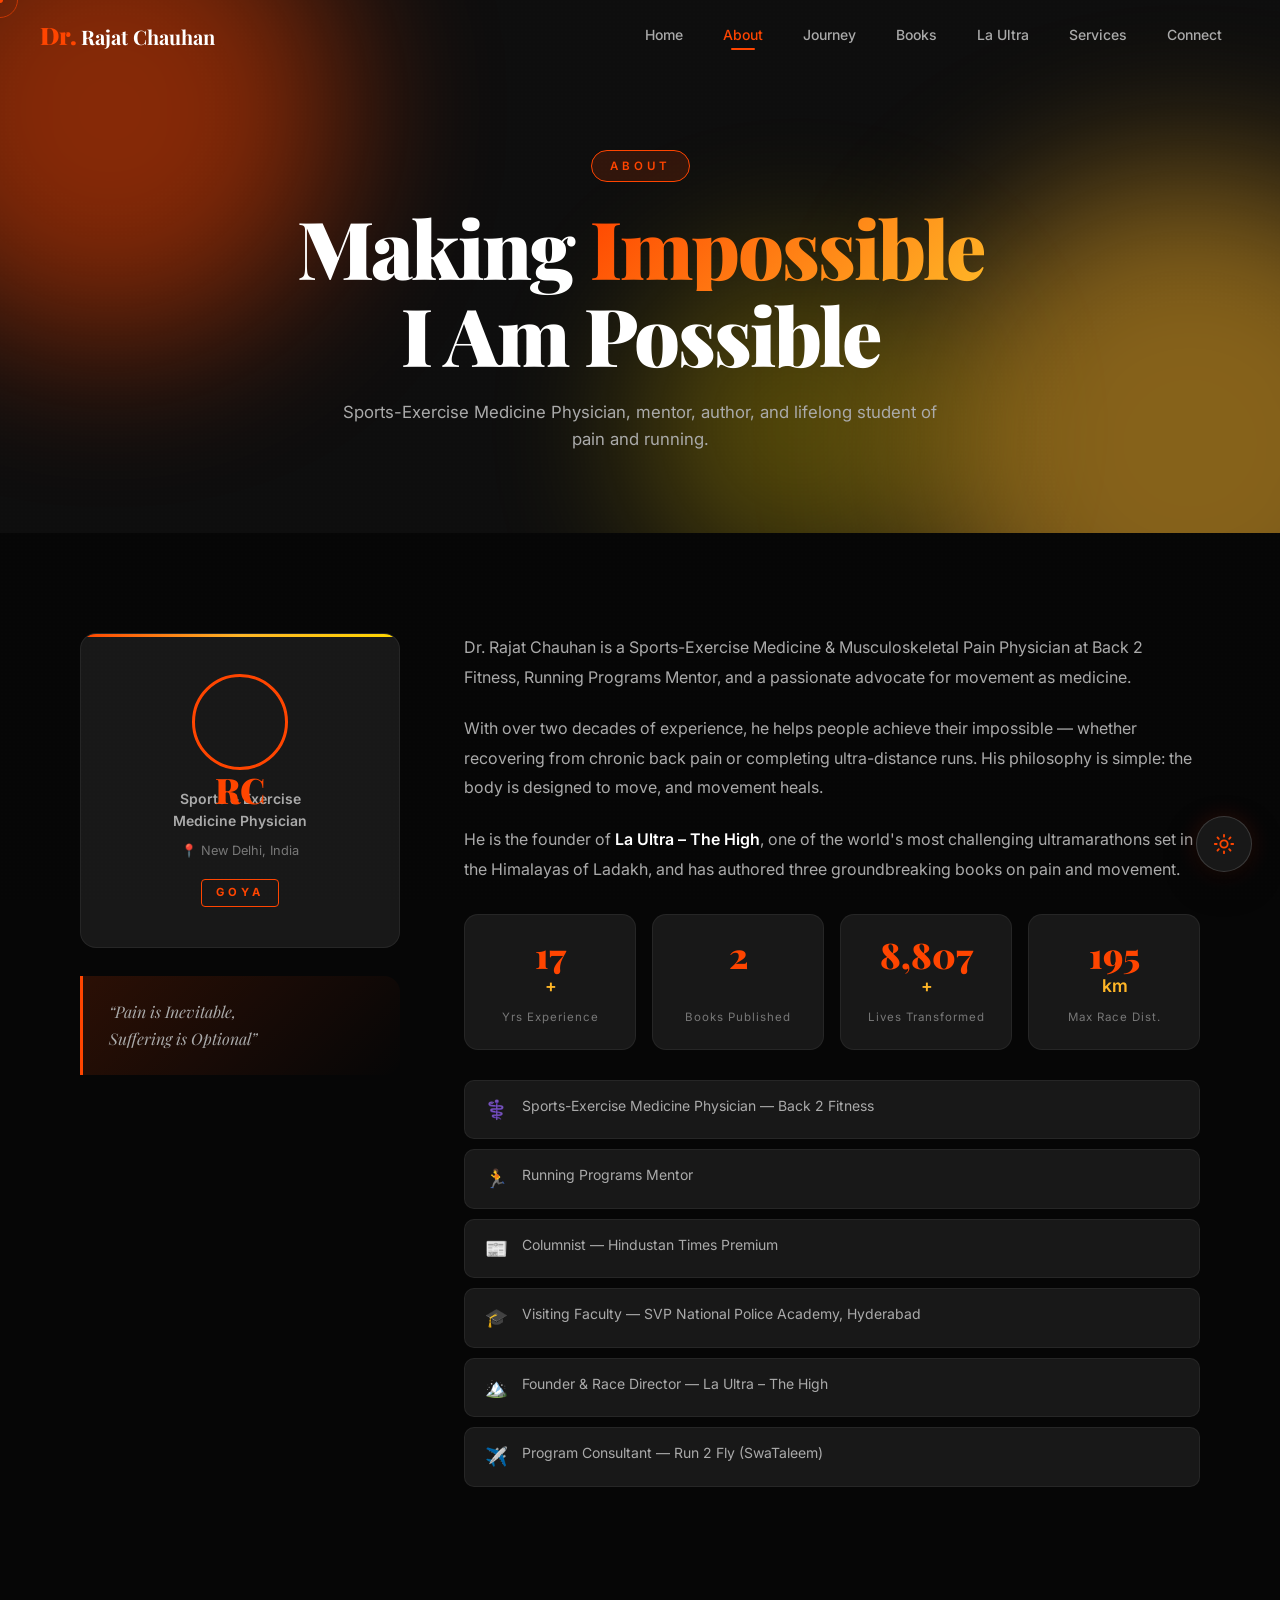
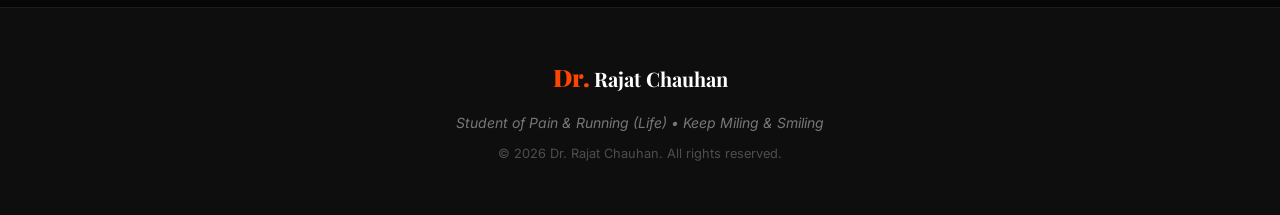
<file: about.html>
<!DOCTYPE html>
<html lang="en">
<head>
  <meta charset="UTF-8">
  <meta name="viewport" content="width=device-width, initial-scale=1.0">
  <title>About | Dr. Rajat Chauhan</title>
  <meta name="description" content="Sports-Exercise Medicine Physician — bio, philosophy, and the GOYA way.">
  <link rel="preconnect" href="https://fonts.googleapis.com">
  <link href="https://fonts.googleapis.com/css2?family=Playfair+Display:ital,wght@0,400;0,700;0,900;1,400&family=Inter:wght@300;400;500;600;700&display=swap" rel="stylesheet">
  <link rel="stylesheet" href="css/style.css">
</head>
<body data-theme="sunset">

  <div class="loader" id="loader"><div class="loader-ring"></div><p class="loader-text">Keep Miling &amp; Smiling</p></div>
  <div class="scroll-progress" id="scrollProgress"></div>
  <div class="cursor-dot" id="cursorDot"></div>
  <div class="cursor-ring" id="cursorRing"></div>

  <div class="theme-switcher" id="themeSwitcher">
    <button class="theme-toggle" id="themeToggle" aria-label="Change theme">
      <svg viewBox="0 0 24 24" fill="none" stroke="currentColor" stroke-width="2" stroke-linecap="round">
        <circle cx="12" cy="12" r="4"/><path d="M12 2v2M12 20v2M4.93 4.93l1.41 1.41M17.66 17.66l1.41 1.41M2 12h2M20 12h2M4.93 19.07l1.41-1.41M17.66 6.34l1.41-1.41"/>
      </svg>
    </button>
    <div class="theme-panel" id="themePanel">
      <h4>Choose Theme</h4>
      <div class="theme-options">
        <button class="theme-opt" data-theme="sunset"></button>
        <button class="theme-opt" data-theme="aurora"></button>
        <button class="theme-opt" data-theme="forest"></button>
        <button class="theme-opt" data-theme="royale"></button>
        <button class="theme-opt" data-theme="daylight"></button>
      </div>
      <div class="theme-name" id="themeName">Sunset</div>
    </div>
  </div>

  <nav class="nav" id="nav">
    <div class="nav-inner">
      <a href="index.html" class="nav-logo"><span class="logo-dr">Dr.</span><span class="logo-name">Rajat Chauhan</span></a>
      <div class="nav-tabs">
        <a href="index.html"    class="tab">Home</a>
        <a href="about.html"    class="tab">About</a>
        <a href="journey.html"  class="tab">Journey</a>
        <a href="books.html"    class="tab">Books</a>
        <a href="laultra.html"  class="tab">La Ultra</a>
        <a href="services.html" class="tab">Services</a>
        <a href="connect.html"  class="tab">Connect</a>
      </div>
      <button class="hamburger" id="hamburger" aria-label="Toggle menu"><span></span><span></span><span></span></button>
    </div>
  </nav>

  <div class="mob-menu" id="mobMenu">
    <a href="index.html"    class="mob-link">Home</a>
    <a href="about.html"    class="mob-link">About</a>
    <a href="journey.html"  class="mob-link">Journey</a>
    <a href="books.html"    class="mob-link">Books</a>
    <a href="laultra.html"  class="mob-link">La Ultra</a>
    <a href="services.html" class="mob-link">Services</a>
    <a href="connect.html"  class="mob-link">Connect</a>
  </div>

  <!-- PAGE HEADER -->
  <header class="page-header">
    <div class="page-orbs"><div class="orb orb-1"></div><div class="orb orb-2"></div><div class="orb orb-3"></div></div>
    <div class="container">
      <span class="page-tag">About</span>
      <h1 class="page-title">Making <em class="gradient">Impossible</em><br>I Am Possible</h1>
      <p class="page-subtitle">Sports-Exercise Medicine Physician, mentor, author, and lifelong student of pain and running.</p>
    </div>
  </header>

  <!-- MAIN -->
  <main class="page-main">
    <div class="container">
      <div class="about-grid">
        <div class="about-left">
          <div class="avatar-card anim-in">
            <div class="avatar-ring"></div>
            <div class="avatar-initials">RC</div>
            <div class="avatar-title">Sports &amp; Exercise<br>Medicine Physician</div>
            <div class="avatar-loc">📍 New Delhi, India</div>
            <div class="avatar-goya">GOYA</div>
          </div>
          <blockquote class="quote anim-in delay-1">
            &ldquo;Pain is Inevitable,<br>Suffering is Optional&rdquo;
          </blockquote>
        </div>
        <div class="about-right">
          <p class="body-text anim-in">Dr. Rajat Chauhan is a Sports-Exercise Medicine &amp; Musculoskeletal Pain Physician at Back 2 Fitness, Running Programs Mentor, and a passionate advocate for movement as medicine.</p>
          <p class="body-text anim-in delay-1">With over two decades of experience, he helps people achieve their impossible — whether recovering from chronic back pain or completing ultra-distance runs. His philosophy is simple: the body is designed to move, and movement heals.</p>
          <p class="body-text anim-in delay-2">He is the founder of <strong>La Ultra – The High</strong>, one of the world's most challenging ultramarathons set in the Himalayas of Ladakh, and has authored three groundbreaking books on pain and movement.</p>

          <div class="stats-row anim-in delay-2">
            <div class="stat"><span class="snum" data-t="20">0</span><span class="sunit">+</span><span class="slabel">Yrs Experience</span></div>
            <div class="stat"><span class="snum" data-t="3">0</span><span class="sunit"></span><span class="slabel">Books Published</span></div>
            <div class="stat"><span class="snum" data-t="10000">0</span><span class="sunit">+</span><span class="slabel">Lives Transformed</span></div>
            <div class="stat"><span class="snum" data-t="222">0</span><span class="sunit">km</span><span class="slabel">Max Race Dist.</span></div>
          </div>

          <div class="roles anim-in delay-3">
            <div class="role"><span class="r-icon">⚕️</span><span>Sports-Exercise Medicine Physician — Back 2 Fitness</span></div>
            <div class="role"><span class="r-icon">🏃</span><span>Running Programs Mentor</span></div>
            <div class="role"><span class="r-icon">📰</span><span>Columnist — Hindustan Times Premium</span></div>
            <div class="role"><span class="r-icon">🎓</span><span>Visiting Faculty — SVP National Police Academy, Hyderabad</span></div>
            <div class="role"><span class="r-icon">🏔️</span><span>Founder &amp; Race Director — La Ultra – The High</span></div>
            <div class="role"><span class="r-icon">✈️</span><span>Program Consultant — Run 2 Fly (SwaTaleem)</span></div>
          </div>
        </div>
      </div>
    </div>
  </main>

  <footer class="footer">
    <div class="container">
      <div class="footer-inner">
        <div class="footer-brand"><span class="logo-dr">Dr.</span><span class="logo-name">Rajat Chauhan</span></div>
        <p class="footer-tag">Student of Pain &amp; Running (Life) &bull; Keep Miling &amp; Smiling</p>
        <p class="footer-copy">&copy; 2026 Dr. Rajat Chauhan. All rights reserved.</p>
      </div>
    </div>
  </footer>

  <script src="js/main.js"></script>
</body>
</html>
</file>
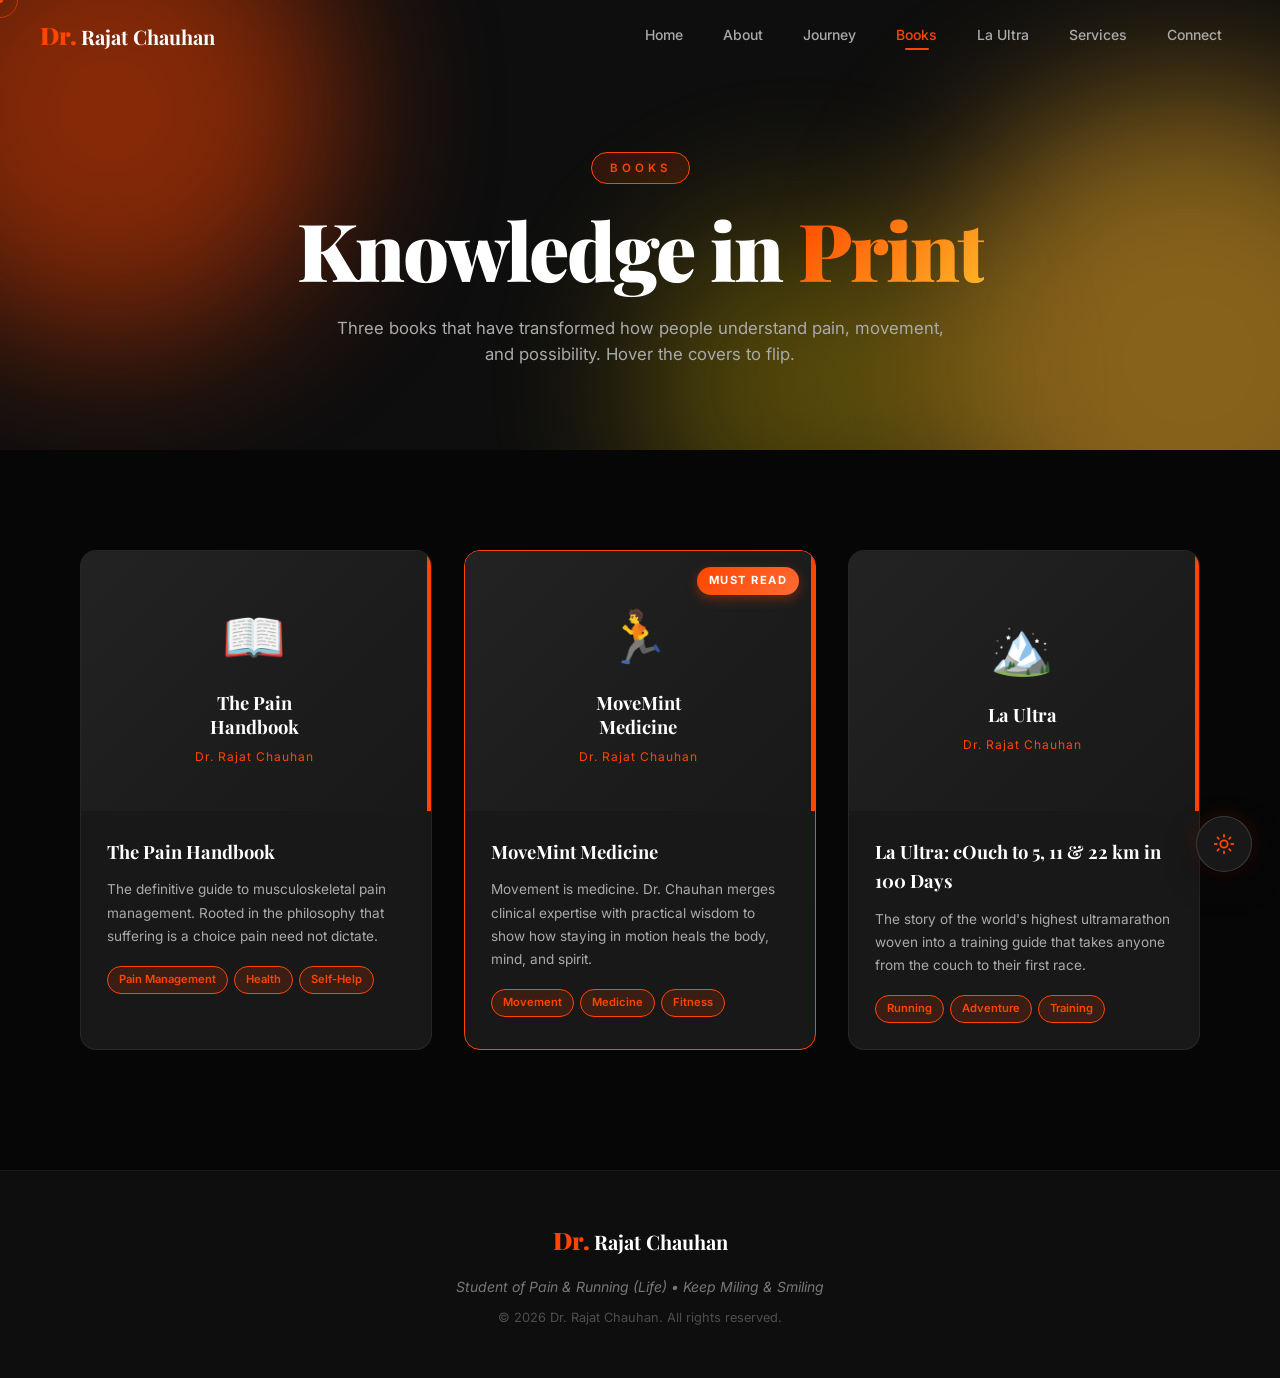
<file: books.html>
<!DOCTYPE html>
<html lang="en">
<head>
  <meta charset="UTF-8">
  <meta name="viewport" content="width=device-width, initial-scale=1.0">
  <title>Books | Dr. Rajat Chauhan</title>
  <meta name="description" content="The Pain Handbook, MoveMint Medicine, La Ultra — three books on pain, movement, and possibility.">
  <link rel="preconnect" href="https://fonts.googleapis.com">
  <link href="https://fonts.googleapis.com/css2?family=Playfair+Display:ital,wght@0,400;0,700;0,900;1,400&family=Inter:wght@300;400;500;600;700&display=swap" rel="stylesheet">
  <link rel="stylesheet" href="css/style.css">
</head>
<body data-theme="sunset">

  <div class="loader" id="loader"><div class="loader-ring"></div><p class="loader-text">Keep Miling &amp; Smiling</p></div>
  <div class="scroll-progress" id="scrollProgress"></div>
  <div class="cursor-dot" id="cursorDot"></div>
  <div class="cursor-ring" id="cursorRing"></div>

  <div class="theme-switcher" id="themeSwitcher">
    <button class="theme-toggle" id="themeToggle" aria-label="Change theme">
      <svg viewBox="0 0 24 24" fill="none" stroke="currentColor" stroke-width="2" stroke-linecap="round">
        <circle cx="12" cy="12" r="4"/><path d="M12 2v2M12 20v2M4.93 4.93l1.41 1.41M17.66 17.66l1.41 1.41M2 12h2M20 12h2M4.93 19.07l1.41-1.41M17.66 6.34l1.41-1.41"/>
      </svg>
    </button>
    <div class="theme-panel" id="themePanel">
      <h4>Choose Theme</h4>
      <div class="theme-options">
        <button class="theme-opt" data-theme="sunset"></button>
        <button class="theme-opt" data-theme="aurora"></button>
        <button class="theme-opt" data-theme="forest"></button>
        <button class="theme-opt" data-theme="royale"></button>
        <button class="theme-opt" data-theme="daylight"></button>
      </div>
      <div class="theme-name" id="themeName">Sunset</div>
    </div>
  </div>

  <nav class="nav" id="nav">
    <div class="nav-inner">
      <a href="index.html" class="nav-logo"><span class="logo-dr">Dr.</span><span class="logo-name">Rajat Chauhan</span></a>
      <div class="nav-tabs">
        <a href="index.html"    class="tab">Home</a>
        <a href="about.html"    class="tab">About</a>
        <a href="journey.html"  class="tab">Journey</a>
        <a href="books.html"    class="tab">Books</a>
        <a href="laultra.html"  class="tab">La Ultra</a>
        <a href="services.html" class="tab">Services</a>
        <a href="connect.html"  class="tab">Connect</a>
      </div>
      <button class="hamburger" id="hamburger" aria-label="Toggle menu"><span></span><span></span><span></span></button>
    </div>
  </nav>

  <div class="mob-menu" id="mobMenu">
    <a href="index.html"    class="mob-link">Home</a>
    <a href="about.html"    class="mob-link">About</a>
    <a href="journey.html"  class="mob-link">Journey</a>
    <a href="books.html"    class="mob-link">Books</a>
    <a href="laultra.html"  class="mob-link">La Ultra</a>
    <a href="services.html" class="mob-link">Services</a>
    <a href="connect.html"  class="mob-link">Connect</a>
  </div>

  <header class="page-header">
    <div class="page-orbs"><div class="orb orb-1"></div><div class="orb orb-2"></div><div class="orb orb-3"></div></div>
    <div class="container">
      <span class="page-tag">Books</span>
      <h1 class="page-title">Knowledge in <em class="gradient">Print</em></h1>
      <p class="page-subtitle">Three books that have transformed how people understand pain, movement, and possibility. Hover the covers to flip.</p>
    </div>
  </header>

  <main class="page-main">
    <div class="container">
      <div class="books-row">

        <div class="book-card anim-in">
          <div class="book-scene">
            <div class="book-3d">
              <div class="book-face front">
                <div class="book-icon-lg">📖</div>
                <div class="book-ftitle">The Pain<br>Handbook</div>
                <div class="book-fauthor">Dr. Rajat Chauhan</div>
              </div>
              <div class="book-face back">
                <p>A comprehensive guide to understanding and managing musculoskeletal pain — evidence-based strategies for self-assessment to full recovery.</p>
              </div>
            </div>
          </div>
          <div class="book-info">
            <h3>The Pain Handbook</h3>
            <p>The definitive guide to musculoskeletal pain management. Rooted in the philosophy that suffering is a choice pain need not dictate.</p>
            <div class="book-tags"><span>Pain Management</span><span>Health</span><span>Self-Help</span></div>
          </div>
        </div>

        <div class="book-card featured anim-in delay-1">
          <div class="book-badge">Must Read</div>
          <div class="book-scene">
            <div class="book-3d">
              <div class="book-face front">
                <div class="book-icon-lg">🏃</div>
                <div class="book-ftitle">MoveMint<br>Medicine</div>
                <div class="book-fauthor">Dr. Rajat Chauhan</div>
              </div>
              <div class="book-face back">
                <p>Movement as medicine — a revolutionary approach proving that mobility and exercise can heal at every level of life.</p>
              </div>
            </div>
          </div>
          <div class="book-info">
            <h3>MoveMint Medicine</h3>
            <p>Movement is medicine. Dr. Chauhan merges clinical expertise with practical wisdom to show how staying in motion heals the body, mind, and spirit.</p>
            <div class="book-tags"><span>Movement</span><span>Medicine</span><span>Fitness</span></div>
          </div>
        </div>

        <div class="book-card anim-in delay-2">
          <div class="book-scene">
            <div class="book-3d">
              <div class="book-face front">
                <div class="book-icon-lg">🏔️</div>
                <div class="book-ftitle">La Ultra</div>
                <div class="book-fauthor">Dr. Rajat Chauhan</div>
              </div>
              <div class="book-face back">
                <p>From the couch to 5, 11 &amp; 22 km in 100 days — the story and training guide of the world's highest ultramarathon.</p>
              </div>
            </div>
          </div>
          <div class="book-info">
            <h3>La Ultra: cOuch to 5, 11 &amp; 22 km in 100 Days</h3>
            <p>The story of the world's highest ultramarathon woven into a training guide that takes anyone from the couch to their first race.</p>
            <div class="book-tags"><span>Running</span><span>Adventure</span><span>Training</span></div>
          </div>
        </div>

      </div>
    </div>
  </main>

  <footer class="footer">
    <div class="container">
      <div class="footer-inner">
        <div class="footer-brand"><span class="logo-dr">Dr.</span><span class="logo-name">Rajat Chauhan</span></div>
        <p class="footer-tag">Student of Pain &amp; Running (Life) &bull; Keep Miling &amp; Smiling</p>
        <p class="footer-copy">&copy; 2026 Dr. Rajat Chauhan. All rights reserved.</p>
      </div>
    </div>
  </footer>

  <script src="js/main.js"></script>
</body>
</html>
</file>
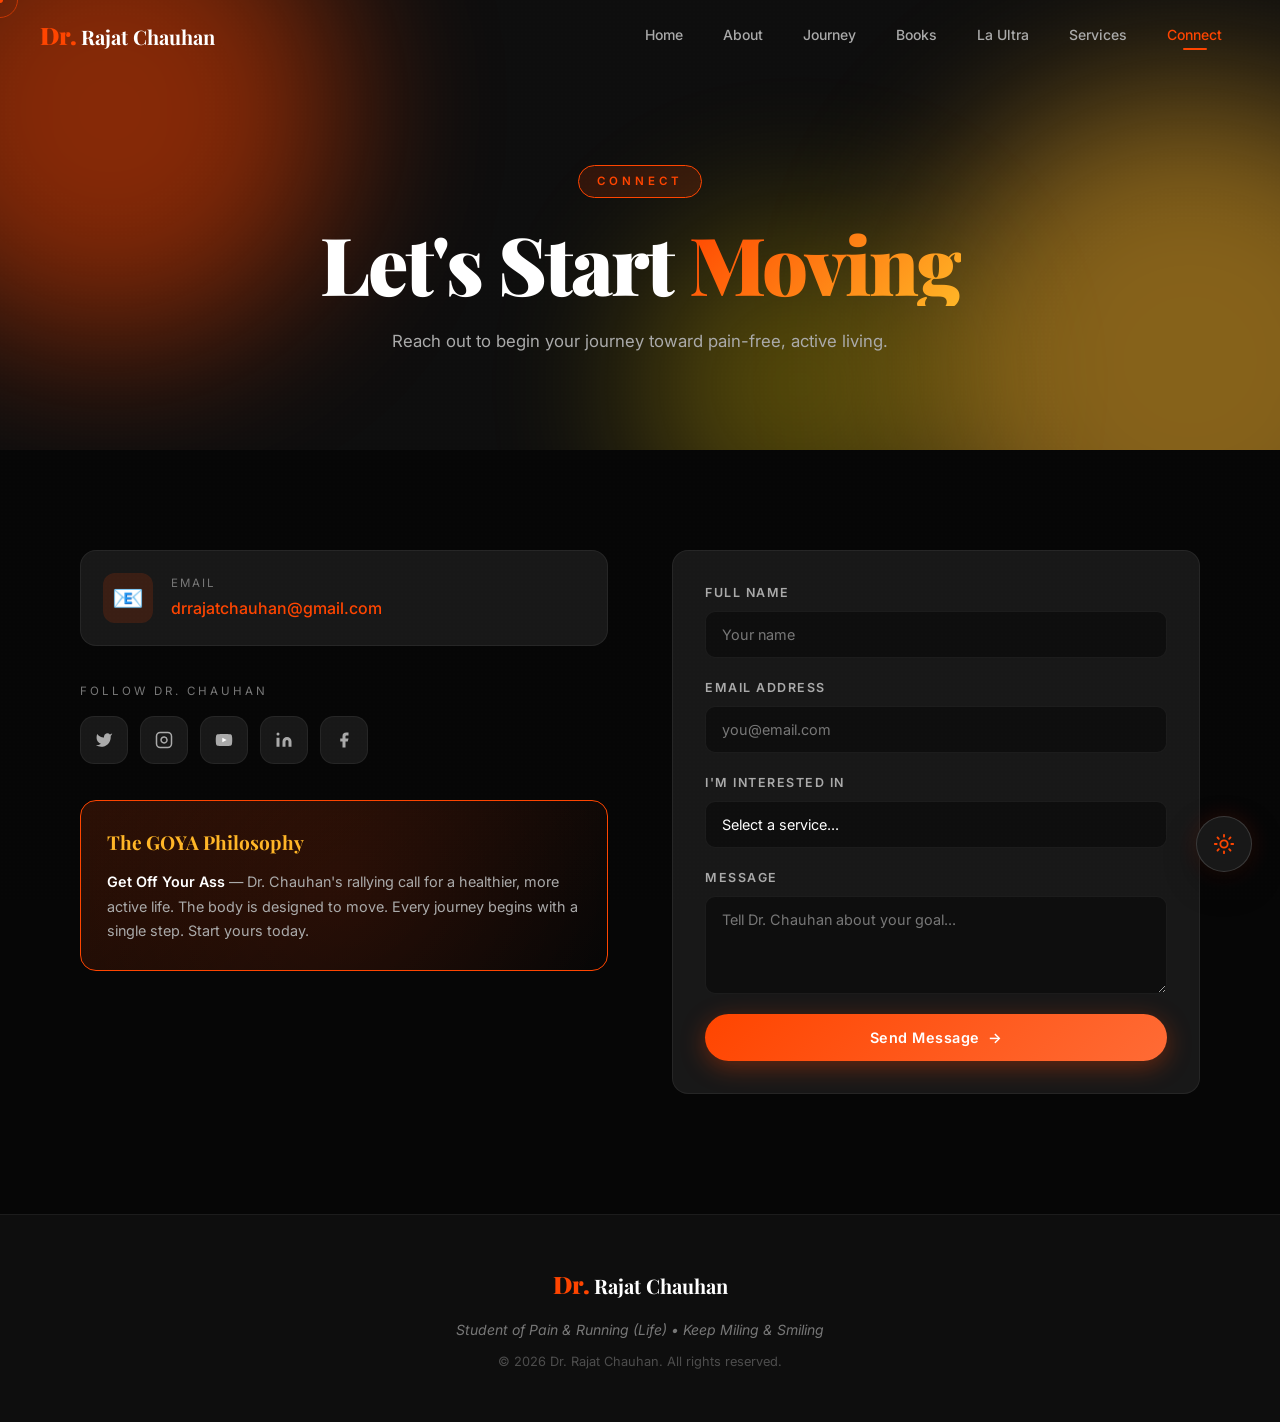
<file: connect.html>
<!DOCTYPE html>
<html lang="en">
<head>
  <meta charset="UTF-8">
  <meta name="viewport" content="width=device-width, initial-scale=1.0">
  <title>Connect | Dr. Rajat Chauhan</title>
  <meta name="description" content="Get in touch about an injury, a race goal, a wellness program, or a speaking ask.">
  <link rel="preconnect" href="https://fonts.googleapis.com">
  <link href="https://fonts.googleapis.com/css2?family=Playfair+Display:ital,wght@0,400;0,700;0,900;1,400&family=Inter:wght@300;400;500;600;700&display=swap" rel="stylesheet">
  <link rel="stylesheet" href="css/style.css">
</head>
<body data-theme="sunset">

  <div class="loader" id="loader"><div class="loader-ring"></div><p class="loader-text">Keep Miling &amp; Smiling</p></div>
  <div class="scroll-progress" id="scrollProgress"></div>
  <div class="cursor-dot" id="cursorDot"></div>
  <div class="cursor-ring" id="cursorRing"></div>

  <div class="theme-switcher" id="themeSwitcher">
    <button class="theme-toggle" id="themeToggle" aria-label="Change theme">
      <svg viewBox="0 0 24 24" fill="none" stroke="currentColor" stroke-width="2" stroke-linecap="round">
        <circle cx="12" cy="12" r="4"/><path d="M12 2v2M12 20v2M4.93 4.93l1.41 1.41M17.66 17.66l1.41 1.41M2 12h2M20 12h2M4.93 19.07l1.41-1.41M17.66 6.34l1.41-1.41"/>
      </svg>
    </button>
    <div class="theme-panel" id="themePanel">
      <h4>Choose Theme</h4>
      <div class="theme-options">
        <button class="theme-opt" data-theme="sunset"></button>
        <button class="theme-opt" data-theme="aurora"></button>
        <button class="theme-opt" data-theme="forest"></button>
        <button class="theme-opt" data-theme="royale"></button>
        <button class="theme-opt" data-theme="daylight"></button>
      </div>
      <div class="theme-name" id="themeName">Sunset</div>
    </div>
  </div>

  <nav class="nav" id="nav">
    <div class="nav-inner">
      <a href="index.html" class="nav-logo"><span class="logo-dr">Dr.</span><span class="logo-name">Rajat Chauhan</span></a>
      <div class="nav-tabs">
        <a href="index.html"    class="tab">Home</a>
        <a href="about.html"    class="tab">About</a>
        <a href="journey.html"  class="tab">Journey</a>
        <a href="books.html"    class="tab">Books</a>
        <a href="laultra.html"  class="tab">La Ultra</a>
        <a href="services.html" class="tab">Services</a>
        <a href="connect.html"  class="tab">Connect</a>
      </div>
      <button class="hamburger" id="hamburger" aria-label="Toggle menu"><span></span><span></span><span></span></button>
    </div>
  </nav>

  <div class="mob-menu" id="mobMenu">
    <a href="index.html"    class="mob-link">Home</a>
    <a href="about.html"    class="mob-link">About</a>
    <a href="journey.html"  class="mob-link">Journey</a>
    <a href="books.html"    class="mob-link">Books</a>
    <a href="laultra.html"  class="mob-link">La Ultra</a>
    <a href="services.html" class="mob-link">Services</a>
    <a href="connect.html"  class="mob-link">Connect</a>
  </div>

  <header class="page-header">
    <div class="page-orbs"><div class="orb orb-1"></div><div class="orb orb-2"></div><div class="orb orb-3"></div></div>
    <div class="container">
      <span class="page-tag">Connect</span>
      <h1 class="page-title">Let's Start <em class="gradient">Moving</em></h1>
      <p class="page-subtitle">Reach out to begin your journey toward pain-free, active living.</p>
    </div>
  </header>

  <main class="page-main">
    <div class="container">
      <div class="connect-grid">
        <div class="connect-left anim-in">
          <div class="contact-row">
            <span class="c-icon">📧</span>
            <div>
              <span class="c-label">Email</span>
              <a href="mailto:drrajatchauhan@gmail.com" class="c-val">drrajatchauhan@gmail.com</a>
            </div>
          </div>
          <div class="social-block">
            <span class="soc-label">Follow Dr. Chauhan</span>
            <div class="soc-icons">
              <a href="#" class="soc-btn" aria-label="Twitter"><svg viewBox="0 0 24 24" fill="currentColor"><path d="M23 3a10.9 10.9 0 01-3.14 1.53 4.48 4.48 0 00-7.86 3v1A10.66 10.66 0 013 4s-4 9 5 13a11.64 11.64 0 01-7 2c9 5 20 0 20-11.5a4.5 4.5 0 00-.08-.83A7.72 7.72 0 0023 3z"/></svg></a>
              <a href="#" class="soc-btn" aria-label="Instagram"><svg viewBox="0 0 24 24" fill="none" stroke="currentColor" stroke-width="2"><rect x="2" y="2" width="20" height="20" rx="5"/><path d="M16 11.37A4 4 0 1112.63 8 4 4 0 0116 11.37z"/><line x1="17.5" y1="6.5" x2="17.51" y2="6.5"/></svg></a>
              <a href="#" class="soc-btn" aria-label="YouTube"><svg viewBox="0 0 24 24" fill="currentColor"><path d="M22.54 6.42a2.78 2.78 0 00-1.95-1.96C18.88 4 12 4 12 4s-6.88 0-8.59.46a2.78 2.78 0 00-1.95 1.96A29 29 0 001 12a29 29 0 00.46 5.58A2.78 2.78 0 003.41 19.6C5.12 20 12 20 12 20s6.88 0 8.59-.46a2.78 2.78 0 001.95-1.96A29 29 0 0023 12a29 29 0 00-.46-5.58z"/><polygon fill="white" points="9.75 15.02 15.5 12 9.75 8.98 9.75 15.02"/></svg></a>
              <a href="#" class="soc-btn" aria-label="LinkedIn"><svg viewBox="0 0 24 24" fill="currentColor"><path d="M16 8a6 6 0 016 6v7h-4v-7a2 2 0 00-2-2 2 2 0 00-2 2v7h-4v-7a6 6 0 016-6zM2 9h4v12H2z"/><circle cx="4" cy="4" r="2"/></svg></a>
              <a href="#" class="soc-btn" aria-label="Facebook"><svg viewBox="0 0 24 24" fill="currentColor"><path d="M18 2h-3a5 5 0 00-5 5v3H7v4h3v8h4v-8h3l1-4h-4V7a1 1 0 011-1h3z"/></svg></a>
            </div>
          </div>
          <div class="goya-block anim-in delay-1">
            <h3>The GOYA Philosophy</h3>
            <p><strong>Get Off Your Ass</strong> — Dr. Chauhan's rallying call for a healthier, more active life. The body is designed to move. Every journey begins with a single step. Start yours today.</p>
          </div>
        </div>
        <div class="connect-right anim-in delay-1">
          <form id="contactForm" class="c-form" novalidate>
            <div class="f-group"><label for="fname">Full Name</label><input type="text" id="fname" name="name" placeholder="Your name" required></div>
            <div class="f-group"><label for="femail">Email Address</label><input type="email" id="femail" name="email" placeholder="you@email.com" required></div>
            <div class="f-group">
              <label for="finterest">I'm interested in</label>
              <select id="finterest" name="interest">
                <option value="">Select a service...</option>
                <option>Back &amp; Pain Management</option>
                <option>Running Programs</option>
                <option>Corporate Wellness</option>
                <option>La Ultra Race</option>
                <option>Books &amp; Speaking</option>
              </select>
            </div>
            <div class="f-group"><label for="fmsg">Message</label><textarea id="fmsg" name="message" rows="4" placeholder="Tell Dr. Chauhan about your goal..."></textarea></div>
            <button type="submit" class="btn btn-primary btn-full"><span>Send Message</span> <span class="btn-arr">→</span></button>
            <p class="form-success" id="formSuccess">Message sent! Dr. Chauhan will be in touch.</p>
          </form>
        </div>
      </div>
    </div>
  </main>

  <footer class="footer">
    <div class="container">
      <div class="footer-inner">
        <div class="footer-brand"><span class="logo-dr">Dr.</span><span class="logo-name">Rajat Chauhan</span></div>
        <p class="footer-tag">Student of Pain &amp; Running (Life) &bull; Keep Miling &amp; Smiling</p>
        <p class="footer-copy">&copy; 2026 Dr. Rajat Chauhan. All rights reserved.</p>
      </div>
    </div>
  </footer>

  <script src="js/main.js"></script>
</body>
</html>
</file>
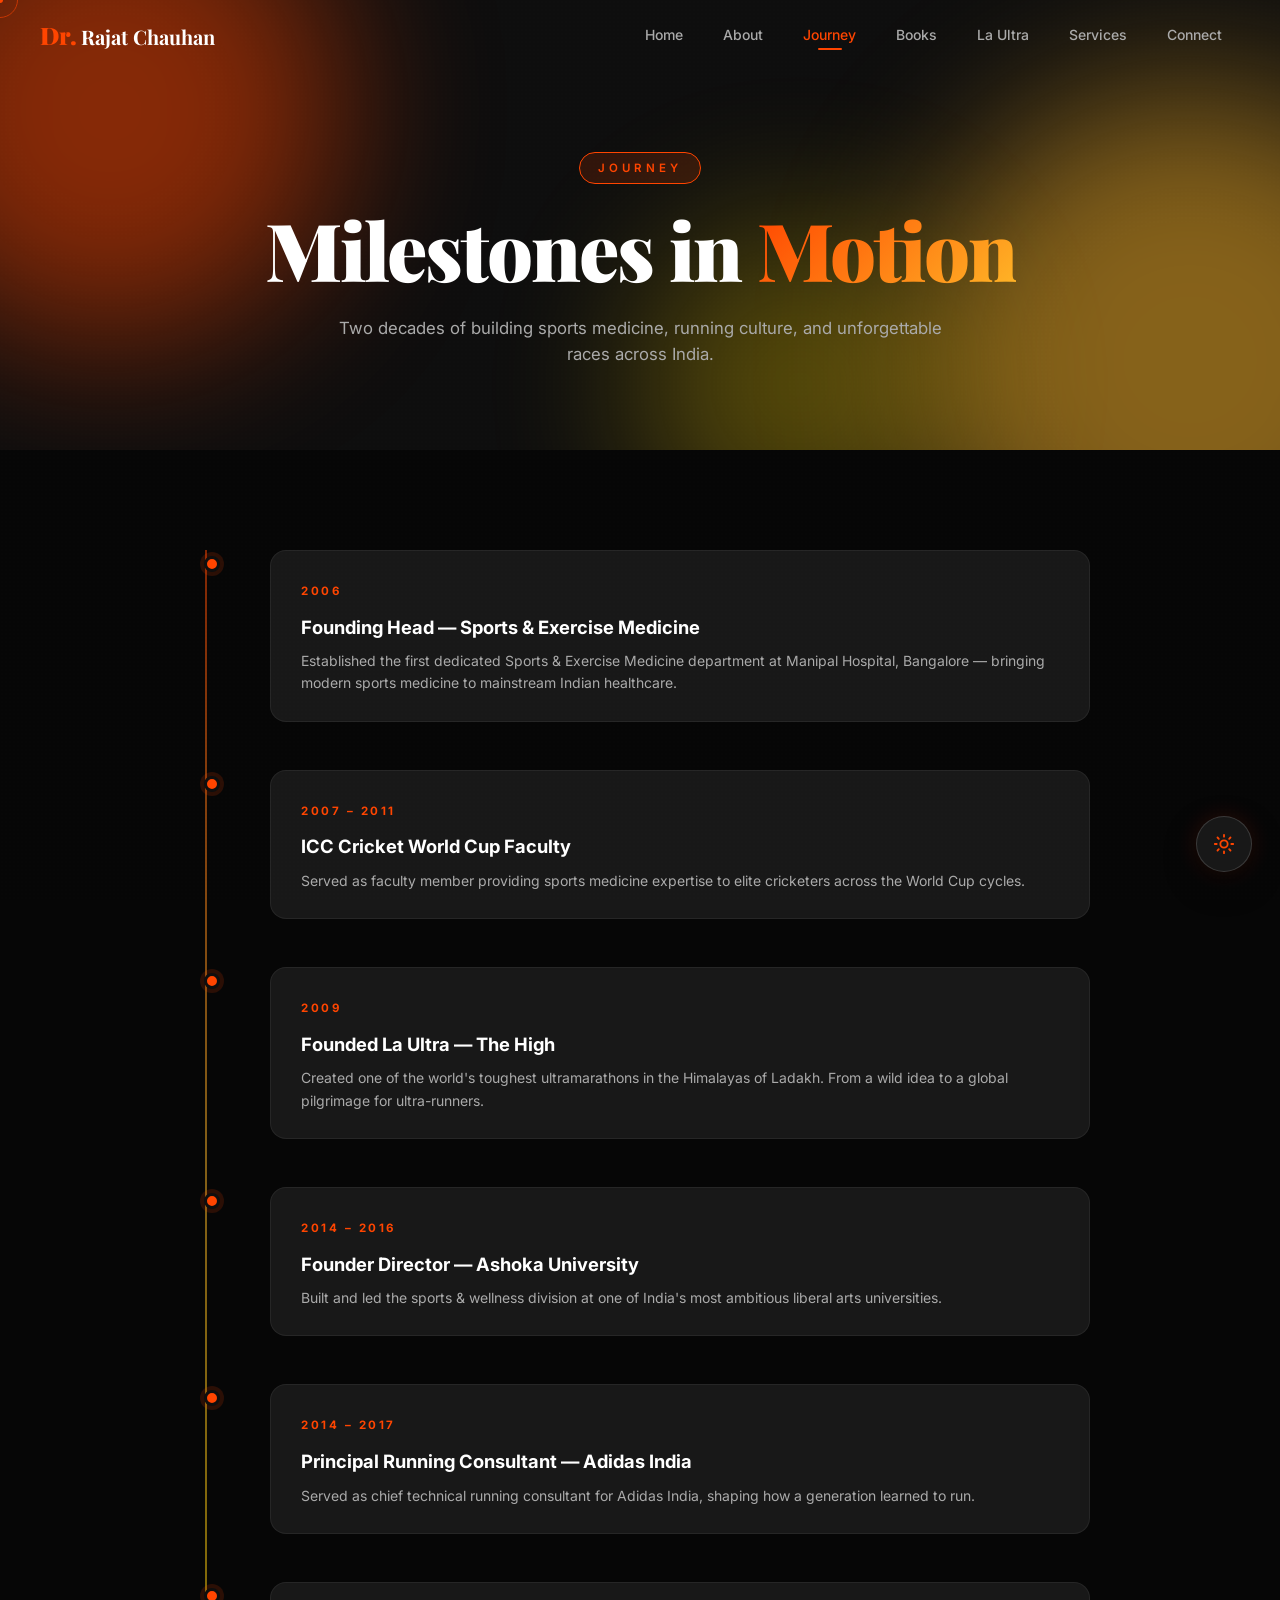
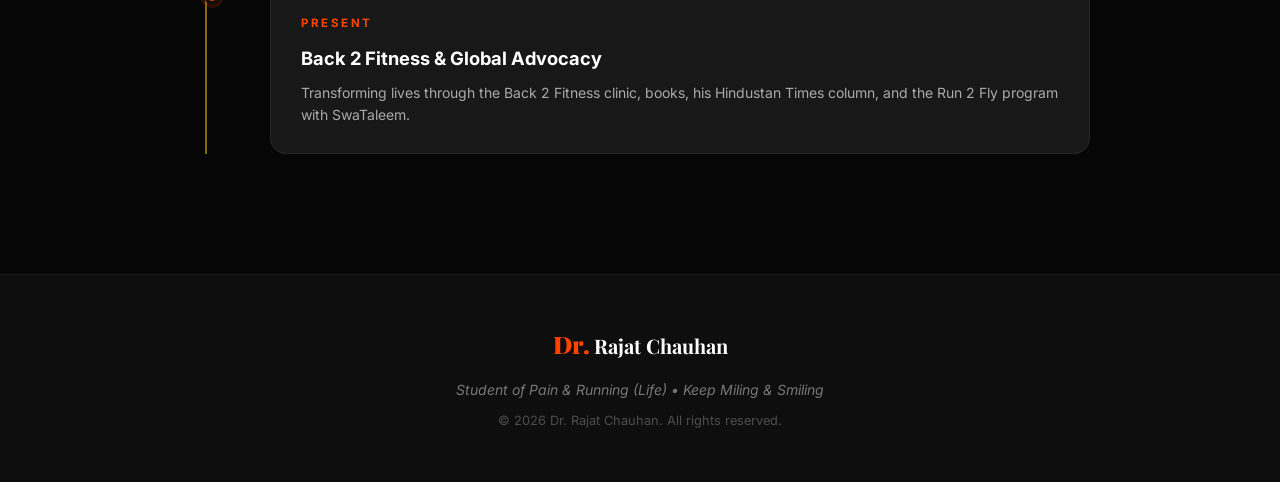
<file: journey.html>
<!DOCTYPE html>
<html lang="en">
<head>
  <meta charset="UTF-8">
  <meta name="viewport" content="width=device-width, initial-scale=1.0">
  <title>Journey | Dr. Rajat Chauhan</title>
  <meta name="description" content="Career milestones — Manipal, Cricket World Cup, La Ultra, Ashoka University, Adidas India.">
  <link rel="preconnect" href="https://fonts.googleapis.com">
  <link href="https://fonts.googleapis.com/css2?family=Playfair+Display:ital,wght@0,400;0,700;0,900;1,400&family=Inter:wght@300;400;500;600;700&display=swap" rel="stylesheet">
  <link rel="stylesheet" href="css/style.css">
</head>
<body data-theme="sunset">

  <div class="loader" id="loader"><div class="loader-ring"></div><p class="loader-text">Keep Miling &amp; Smiling</p></div>
  <div class="scroll-progress" id="scrollProgress"></div>
  <div class="cursor-dot" id="cursorDot"></div>
  <div class="cursor-ring" id="cursorRing"></div>

  <div class="theme-switcher" id="themeSwitcher">
    <button class="theme-toggle" id="themeToggle" aria-label="Change theme">
      <svg viewBox="0 0 24 24" fill="none" stroke="currentColor" stroke-width="2" stroke-linecap="round">
        <circle cx="12" cy="12" r="4"/><path d="M12 2v2M12 20v2M4.93 4.93l1.41 1.41M17.66 17.66l1.41 1.41M2 12h2M20 12h2M4.93 19.07l1.41-1.41M17.66 6.34l1.41-1.41"/>
      </svg>
    </button>
    <div class="theme-panel" id="themePanel">
      <h4>Choose Theme</h4>
      <div class="theme-options">
        <button class="theme-opt" data-theme="sunset"></button>
        <button class="theme-opt" data-theme="aurora"></button>
        <button class="theme-opt" data-theme="forest"></button>
        <button class="theme-opt" data-theme="royale"></button>
        <button class="theme-opt" data-theme="daylight"></button>
      </div>
      <div class="theme-name" id="themeName">Sunset</div>
    </div>
  </div>

  <nav class="nav" id="nav">
    <div class="nav-inner">
      <a href="index.html" class="nav-logo"><span class="logo-dr">Dr.</span><span class="logo-name">Rajat Chauhan</span></a>
      <div class="nav-tabs">
        <a href="index.html"    class="tab">Home</a>
        <a href="about.html"    class="tab">About</a>
        <a href="journey.html"  class="tab">Journey</a>
        <a href="books.html"    class="tab">Books</a>
        <a href="laultra.html"  class="tab">La Ultra</a>
        <a href="services.html" class="tab">Services</a>
        <a href="connect.html"  class="tab">Connect</a>
      </div>
      <button class="hamburger" id="hamburger" aria-label="Toggle menu"><span></span><span></span><span></span></button>
    </div>
  </nav>

  <div class="mob-menu" id="mobMenu">
    <a href="index.html"    class="mob-link">Home</a>
    <a href="about.html"    class="mob-link">About</a>
    <a href="journey.html"  class="mob-link">Journey</a>
    <a href="books.html"    class="mob-link">Books</a>
    <a href="laultra.html"  class="mob-link">La Ultra</a>
    <a href="services.html" class="mob-link">Services</a>
    <a href="connect.html"  class="mob-link">Connect</a>
  </div>

  <header class="page-header">
    <div class="page-orbs"><div class="orb orb-1"></div><div class="orb orb-2"></div><div class="orb orb-3"></div></div>
    <div class="container">
      <span class="page-tag">Journey</span>
      <h1 class="page-title">Milestones in <em class="gradient">Motion</em></h1>
      <p class="page-subtitle">Two decades of building sports medicine, running culture, and unforgettable races across India.</p>
    </div>
  </header>

  <main class="page-main">
    <div class="container">
      <div class="timeline">
        <div class="tl-line"></div>
        <div class="tl-item anim-in">
          <div class="tl-dot"></div>
          <div class="tl-card">
            <span class="tl-year">2006</span>
            <h3>Founding Head — Sports &amp; Exercise Medicine</h3>
            <p>Established the first dedicated Sports &amp; Exercise Medicine department at Manipal Hospital, Bangalore — bringing modern sports medicine to mainstream Indian healthcare.</p>
          </div>
        </div>
        <div class="tl-item anim-in delay-1">
          <div class="tl-dot"></div>
          <div class="tl-card">
            <span class="tl-year">2007 – 2011</span>
            <h3>ICC Cricket World Cup Faculty</h3>
            <p>Served as faculty member providing sports medicine expertise to elite cricketers across the World Cup cycles.</p>
          </div>
        </div>
        <div class="tl-item anim-in delay-2">
          <div class="tl-dot"></div>
          <div class="tl-card">
            <span class="tl-year">2009</span>
            <h3>Founded La Ultra — The High</h3>
            <p>Created one of the world's toughest ultramarathons in the Himalayas of Ladakh. From a wild idea to a global pilgrimage for ultra-runners.</p>
          </div>
        </div>
        <div class="tl-item anim-in delay-1">
          <div class="tl-dot"></div>
          <div class="tl-card">
            <span class="tl-year">2014 – 2016</span>
            <h3>Founder Director — Ashoka University</h3>
            <p>Built and led the sports &amp; wellness division at one of India's most ambitious liberal arts universities.</p>
          </div>
        </div>
        <div class="tl-item anim-in delay-2">
          <div class="tl-dot"></div>
          <div class="tl-card">
            <span class="tl-year">2014 – 2017</span>
            <h3>Principal Running Consultant — Adidas India</h3>
            <p>Served as chief technical running consultant for Adidas India, shaping how a generation learned to run.</p>
          </div>
        </div>
        <div class="tl-item anim-in delay-1">
          <div class="tl-dot"></div>
          <div class="tl-card">
            <span class="tl-year">Present</span>
            <h3>Back 2 Fitness &amp; Global Advocacy</h3>
            <p>Transforming lives through the Back 2 Fitness clinic, books, his Hindustan Times column, and the Run 2 Fly program with SwaTaleem.</p>
          </div>
        </div>
      </div>
    </div>
  </main>

  <footer class="footer">
    <div class="container">
      <div class="footer-inner">
        <div class="footer-brand"><span class="logo-dr">Dr.</span><span class="logo-name">Rajat Chauhan</span></div>
        <p class="footer-tag">Student of Pain &amp; Running (Life) &bull; Keep Miling &amp; Smiling</p>
        <p class="footer-copy">&copy; 2026 Dr. Rajat Chauhan. All rights reserved.</p>
      </div>
    </div>
  </footer>

  <script src="js/main.js"></script>
</body>
</html>
</file>
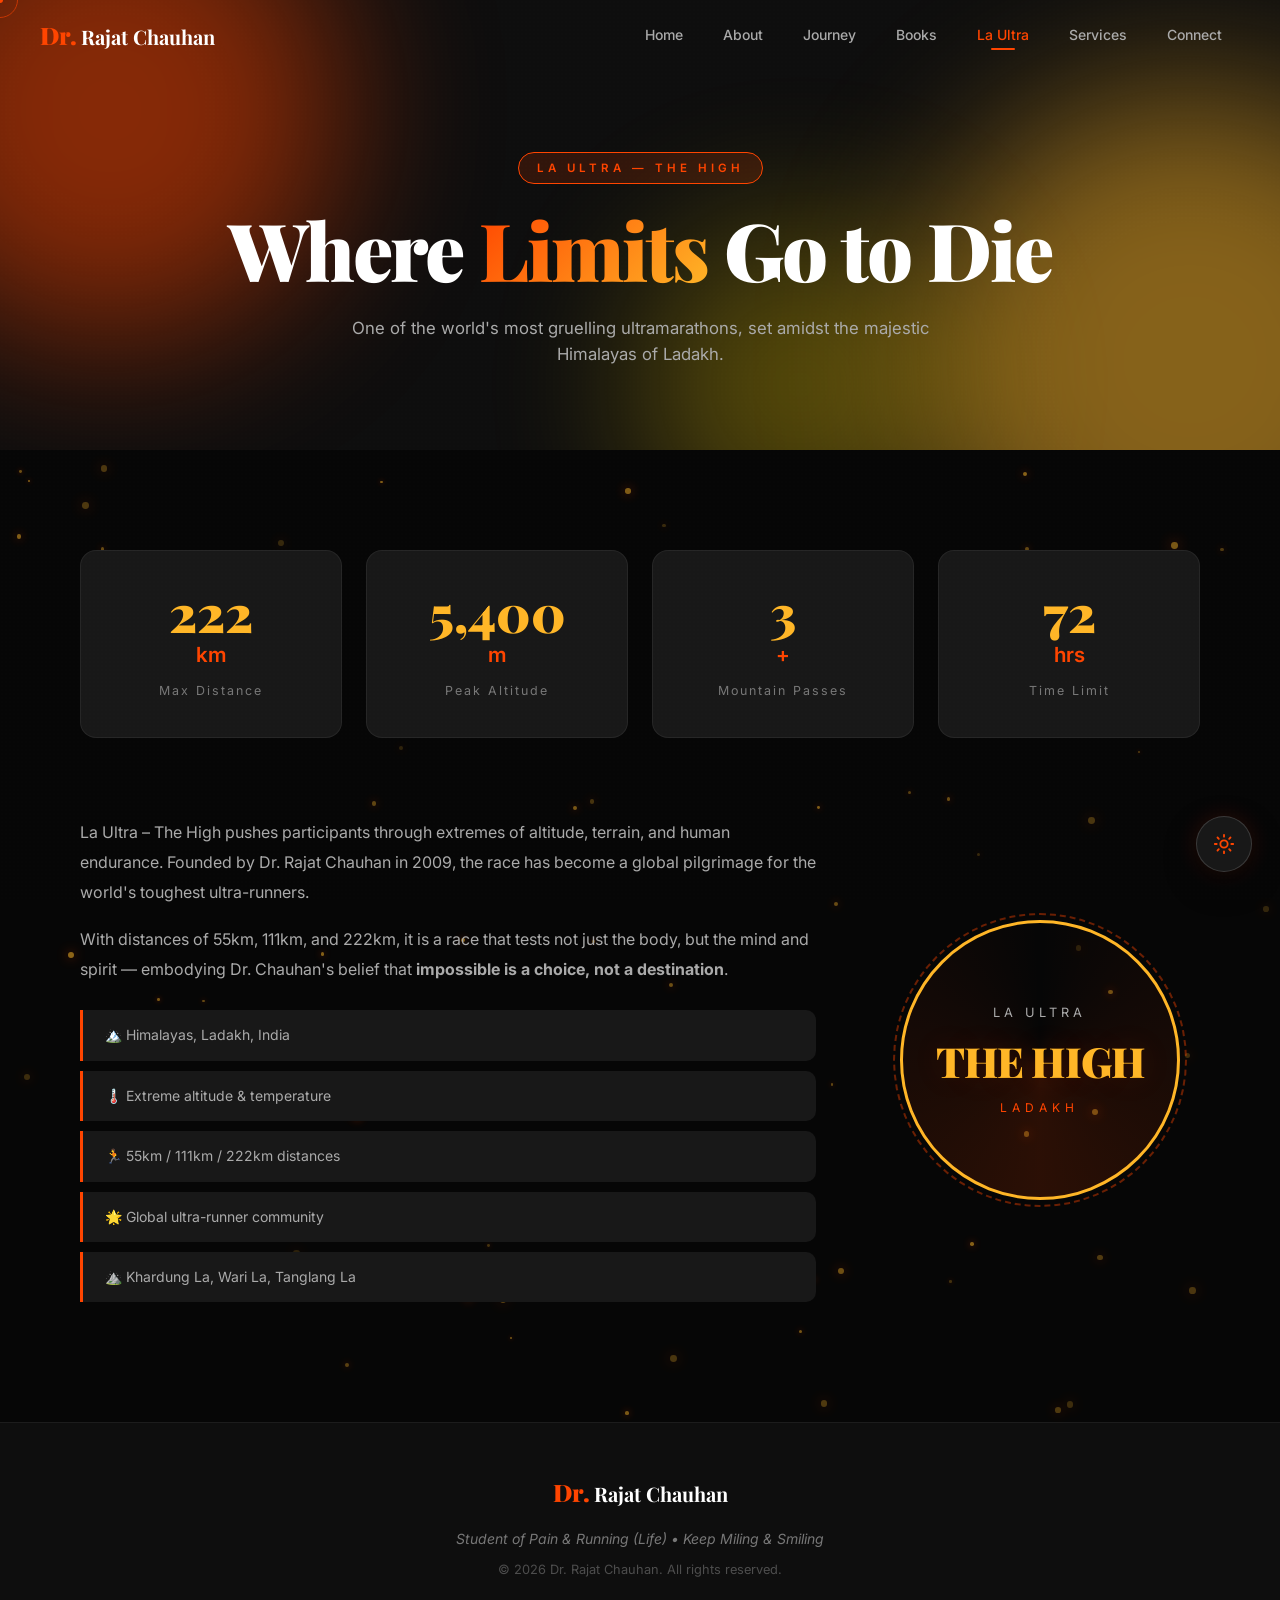
<file: laultra.html>
<!DOCTYPE html>
<html lang="en">
<head>
  <meta charset="UTF-8">
  <meta name="viewport" content="width=device-width, initial-scale=1.0">
  <title>La Ultra — The High | Dr. Rajat Chauhan</title>
  <meta name="description" content="222 km in the Himalayas. One of the world's most punishing ultramarathons.">
  <link rel="preconnect" href="https://fonts.googleapis.com">
  <link href="https://fonts.googleapis.com/css2?family=Playfair+Display:ital,wght@0,400;0,700;0,900;1,400&family=Inter:wght@300;400;500;600;700&display=swap" rel="stylesheet">
  <link rel="stylesheet" href="css/style.css">
</head>
<body data-theme="sunset">

  <div class="loader" id="loader"><div class="loader-ring"></div><p class="loader-text">Keep Miling &amp; Smiling</p></div>
  <div class="scroll-progress" id="scrollProgress"></div>
  <div class="cursor-dot" id="cursorDot"></div>
  <div class="cursor-ring" id="cursorRing"></div>

  <div class="theme-switcher" id="themeSwitcher">
    <button class="theme-toggle" id="themeToggle" aria-label="Change theme">
      <svg viewBox="0 0 24 24" fill="none" stroke="currentColor" stroke-width="2" stroke-linecap="round">
        <circle cx="12" cy="12" r="4"/><path d="M12 2v2M12 20v2M4.93 4.93l1.41 1.41M17.66 17.66l1.41 1.41M2 12h2M20 12h2M4.93 19.07l1.41-1.41M17.66 6.34l1.41-1.41"/>
      </svg>
    </button>
    <div class="theme-panel" id="themePanel">
      <h4>Choose Theme</h4>
      <div class="theme-options">
        <button class="theme-opt" data-theme="sunset"></button>
        <button class="theme-opt" data-theme="aurora"></button>
        <button class="theme-opt" data-theme="forest"></button>
        <button class="theme-opt" data-theme="royale"></button>
        <button class="theme-opt" data-theme="daylight"></button>
      </div>
      <div class="theme-name" id="themeName">Sunset</div>
    </div>
  </div>

  <nav class="nav" id="nav">
    <div class="nav-inner">
      <a href="index.html" class="nav-logo"><span class="logo-dr">Dr.</span><span class="logo-name">Rajat Chauhan</span></a>
      <div class="nav-tabs">
        <a href="index.html"    class="tab">Home</a>
        <a href="about.html"    class="tab">About</a>
        <a href="journey.html"  class="tab">Journey</a>
        <a href="books.html"    class="tab">Books</a>
        <a href="laultra.html"  class="tab">La Ultra</a>
        <a href="services.html" class="tab">Services</a>
        <a href="connect.html"  class="tab">Connect</a>
      </div>
      <button class="hamburger" id="hamburger" aria-label="Toggle menu"><span></span><span></span><span></span></button>
    </div>
  </nav>

  <div class="mob-menu" id="mobMenu">
    <a href="index.html"    class="mob-link">Home</a>
    <a href="about.html"    class="mob-link">About</a>
    <a href="journey.html"  class="mob-link">Journey</a>
    <a href="books.html"    class="mob-link">Books</a>
    <a href="laultra.html"  class="mob-link">La Ultra</a>
    <a href="services.html" class="mob-link">Services</a>
    <a href="connect.html"  class="mob-link">Connect</a>
  </div>

  <header class="page-header">
    <div class="page-orbs"><div class="orb orb-1"></div><div class="orb orb-2"></div><div class="orb orb-3"></div></div>
    <div class="container">
      <span class="page-tag">La Ultra — The High</span>
      <h1 class="page-title">Where <em class="gradient">Limits</em> Go to Die</h1>
      <p class="page-subtitle">One of the world's most gruelling ultramarathons, set amidst the majestic Himalayas of Ladakh.</p>
    </div>
  </header>

  <main class="page-main">
    <div class="laultra-particles" id="ultraParticles"></div>
    <div class="container">
      <div class="ultra-stats anim-in">
        <div class="ustat"><span class="unum">222</span><span class="uunit">km</span><span class="ulabel">Max Distance</span></div>
        <div class="ustat"><span class="unum">5,400</span><span class="uunit">m</span><span class="ulabel">Peak Altitude</span></div>
        <div class="ustat"><span class="unum">3</span><span class="uunit">+</span><span class="ulabel">Mountain Passes</span></div>
        <div class="ustat"><span class="unum">72</span><span class="uunit">hrs</span><span class="ulabel">Time Limit</span></div>
      </div>
      <div class="ultra-body">
        <div class="ultra-text anim-in delay-1">
          <p>La Ultra – The High pushes participants through extremes of altitude, terrain, and human endurance. Founded by Dr. Rajat Chauhan in 2009, the race has become a global pilgrimage for the world's toughest ultra-runners.</p>
          <p>With distances of 55km, 111km, and 222km, it is a race that tests not just the body, but the mind and spirit — embodying Dr. Chauhan's belief that <strong>impossible is a choice, not a destination</strong>.</p>
          <div class="ultra-feats">
            <div class="ufeat">🏔️ Himalayas, Ladakh, India</div>
            <div class="ufeat">🌡️ Extreme altitude &amp; temperature</div>
            <div class="ufeat">🏃 55km / 111km / 222km distances</div>
            <div class="ufeat">🌟 Global ultra-runner community</div>
            <div class="ufeat">⛰️ Khardung La, Wari La, Tanglang La</div>
          </div>
        </div>
        <div class="ultra-badge anim-in delay-2">
          <div class="badge-ring"></div>
          <div class="badge-inner">
            <span class="badge-top">La Ultra</span>
            <span class="badge-main">THE HIGH</span>
            <span class="badge-loc">LADAKH</span>
          </div>
        </div>
      </div>
    </div>
  </main>

  <footer class="footer">
    <div class="container">
      <div class="footer-inner">
        <div class="footer-brand"><span class="logo-dr">Dr.</span><span class="logo-name">Rajat Chauhan</span></div>
        <p class="footer-tag">Student of Pain &amp; Running (Life) &bull; Keep Miling &amp; Smiling</p>
        <p class="footer-copy">&copy; 2026 Dr. Rajat Chauhan. All rights reserved.</p>
      </div>
    </div>
  </footer>

  <script src="js/main.js"></script>
</body>
</html>
</file>
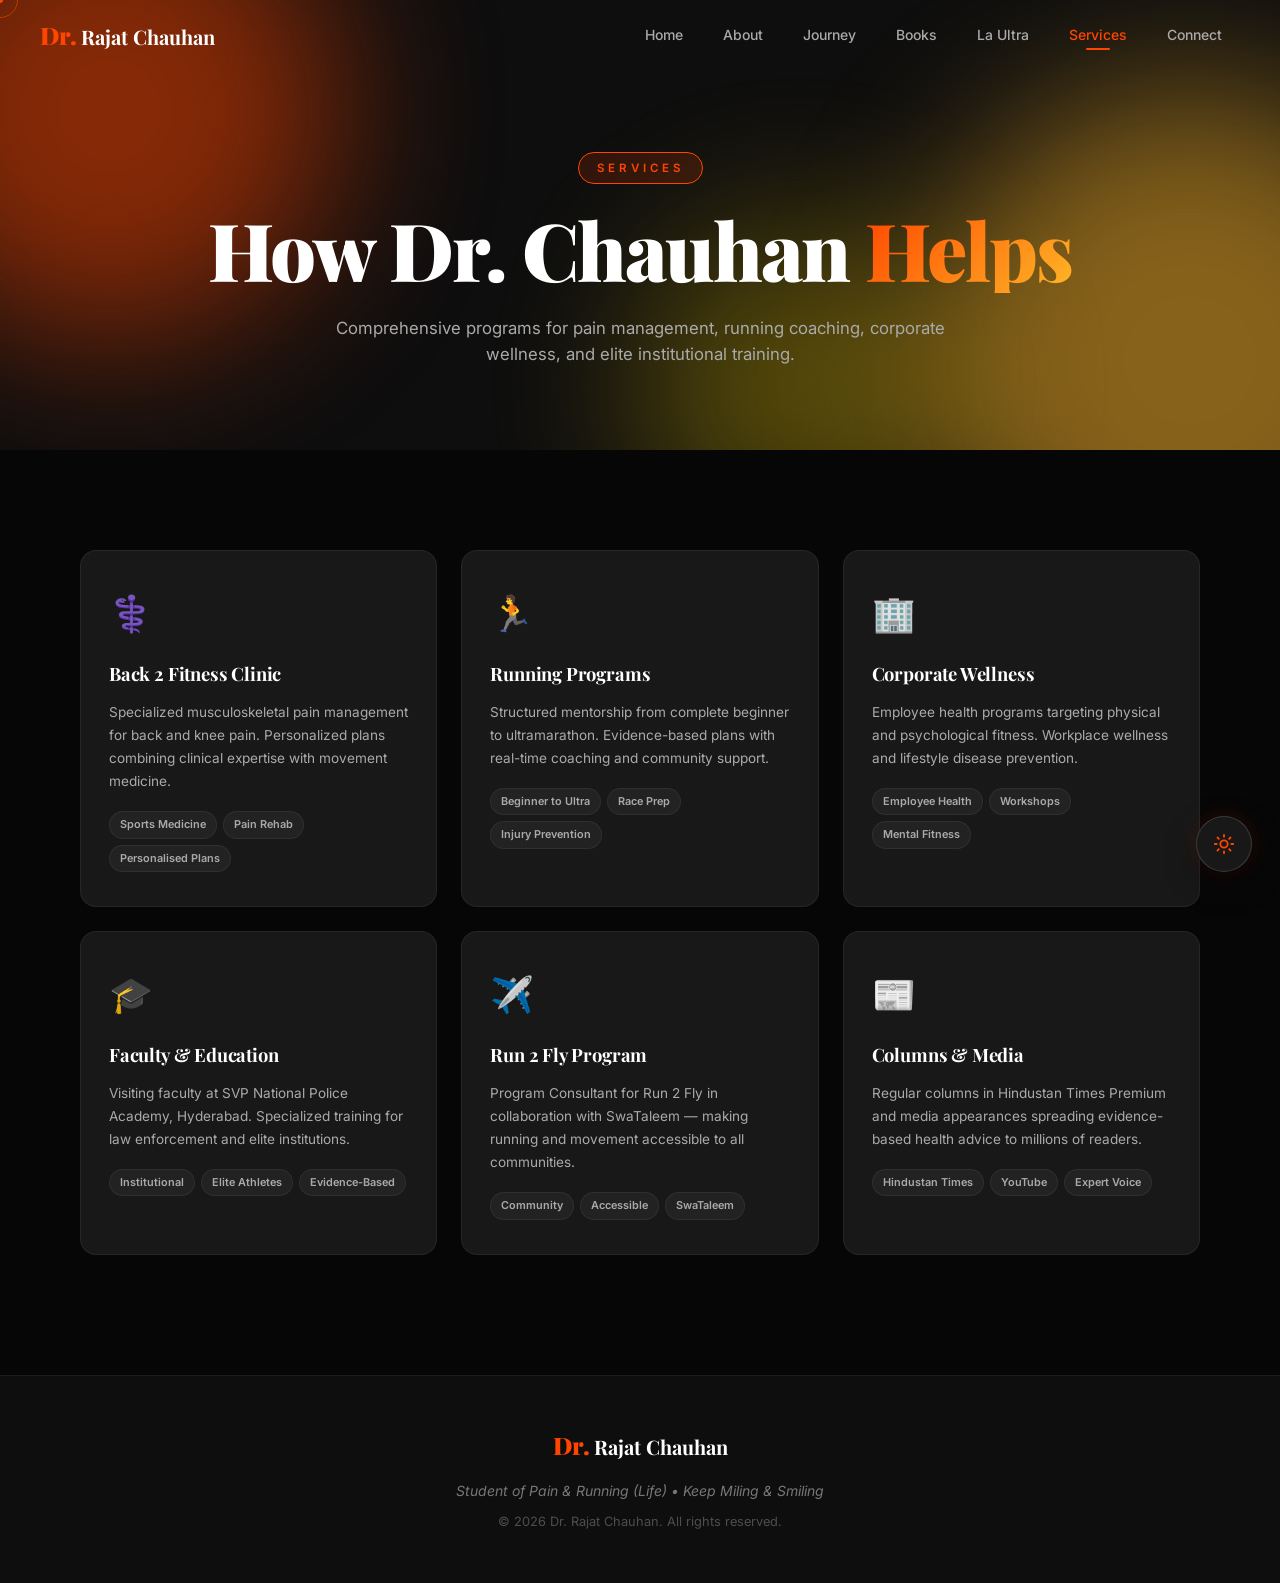
<file: services.html>
<!DOCTYPE html>
<html lang="en">
<head>
  <meta charset="UTF-8">
  <meta name="viewport" content="width=device-width, initial-scale=1.0">
  <title>Services | Dr. Rajat Chauhan</title>
  <meta name="description" content="Back 2 Fitness clinic, running programs, corporate wellness, faculty engagements, columns &amp; media.">
  <link rel="preconnect" href="https://fonts.googleapis.com">
  <link href="https://fonts.googleapis.com/css2?family=Playfair+Display:ital,wght@0,400;0,700;0,900;1,400&family=Inter:wght@300;400;500;600;700&display=swap" rel="stylesheet">
  <link rel="stylesheet" href="css/style.css">
</head>
<body data-theme="sunset">

  <div class="loader" id="loader"><div class="loader-ring"></div><p class="loader-text">Keep Miling &amp; Smiling</p></div>
  <div class="scroll-progress" id="scrollProgress"></div>
  <div class="cursor-dot" id="cursorDot"></div>
  <div class="cursor-ring" id="cursorRing"></div>

  <div class="theme-switcher" id="themeSwitcher">
    <button class="theme-toggle" id="themeToggle" aria-label="Change theme">
      <svg viewBox="0 0 24 24" fill="none" stroke="currentColor" stroke-width="2" stroke-linecap="round">
        <circle cx="12" cy="12" r="4"/><path d="M12 2v2M12 20v2M4.93 4.93l1.41 1.41M17.66 17.66l1.41 1.41M2 12h2M20 12h2M4.93 19.07l1.41-1.41M17.66 6.34l1.41-1.41"/>
      </svg>
    </button>
    <div class="theme-panel" id="themePanel">
      <h4>Choose Theme</h4>
      <div class="theme-options">
        <button class="theme-opt" data-theme="sunset"></button>
        <button class="theme-opt" data-theme="aurora"></button>
        <button class="theme-opt" data-theme="forest"></button>
        <button class="theme-opt" data-theme="royale"></button>
        <button class="theme-opt" data-theme="daylight"></button>
      </div>
      <div class="theme-name" id="themeName">Sunset</div>
    </div>
  </div>

  <nav class="nav" id="nav">
    <div class="nav-inner">
      <a href="index.html" class="nav-logo"><span class="logo-dr">Dr.</span><span class="logo-name">Rajat Chauhan</span></a>
      <div class="nav-tabs">
        <a href="index.html"    class="tab">Home</a>
        <a href="about.html"    class="tab">About</a>
        <a href="journey.html"  class="tab">Journey</a>
        <a href="books.html"    class="tab">Books</a>
        <a href="laultra.html"  class="tab">La Ultra</a>
        <a href="services.html" class="tab">Services</a>
        <a href="connect.html"  class="tab">Connect</a>
      </div>
      <button class="hamburger" id="hamburger" aria-label="Toggle menu"><span></span><span></span><span></span></button>
    </div>
  </nav>

  <div class="mob-menu" id="mobMenu">
    <a href="index.html"    class="mob-link">Home</a>
    <a href="about.html"    class="mob-link">About</a>
    <a href="journey.html"  class="mob-link">Journey</a>
    <a href="books.html"    class="mob-link">Books</a>
    <a href="laultra.html"  class="mob-link">La Ultra</a>
    <a href="services.html" class="mob-link">Services</a>
    <a href="connect.html"  class="mob-link">Connect</a>
  </div>

  <header class="page-header">
    <div class="page-orbs"><div class="orb orb-1"></div><div class="orb orb-2"></div><div class="orb orb-3"></div></div>
    <div class="container">
      <span class="page-tag">Services</span>
      <h1 class="page-title">How Dr. Chauhan <em class="gradient">Helps</em></h1>
      <p class="page-subtitle">Comprehensive programs for pain management, running coaching, corporate wellness, and elite institutional training.</p>
    </div>
  </header>

  <main class="page-main">
    <div class="container">
      <div class="svc-grid">
        <div class="svc-card anim-in" tabindex="0">
          <div class="svc-glow"></div>
          <div class="svc-icon">⚕️</div>
          <h3>Back 2 Fitness Clinic</h3>
          <p>Specialized musculoskeletal pain management for back and knee pain. Personalized plans combining clinical expertise with movement medicine.</p>
          <div class="svc-tags"><span>Sports Medicine</span><span>Pain Rehab</span><span>Personalised Plans</span></div>
        </div>
        <div class="svc-card anim-in delay-1" tabindex="0">
          <div class="svc-glow"></div>
          <div class="svc-icon">🏃</div>
          <h3>Running Programs</h3>
          <p>Structured mentorship from complete beginner to ultramarathon. Evidence-based plans with real-time coaching and community support.</p>
          <div class="svc-tags"><span>Beginner to Ultra</span><span>Race Prep</span><span>Injury Prevention</span></div>
        </div>
        <div class="svc-card anim-in delay-2" tabindex="0">
          <div class="svc-glow"></div>
          <div class="svc-icon">🏢</div>
          <h3>Corporate Wellness</h3>
          <p>Employee health programs targeting physical and psychological fitness. Workplace wellness and lifestyle disease prevention.</p>
          <div class="svc-tags"><span>Employee Health</span><span>Workshops</span><span>Mental Fitness</span></div>
        </div>
        <div class="svc-card anim-in delay-1" tabindex="0">
          <div class="svc-glow"></div>
          <div class="svc-icon">🎓</div>
          <h3>Faculty &amp; Education</h3>
          <p>Visiting faculty at SVP National Police Academy, Hyderabad. Specialized training for law enforcement and elite institutions.</p>
          <div class="svc-tags"><span>Institutional</span><span>Elite Athletes</span><span>Evidence-Based</span></div>
        </div>
        <div class="svc-card anim-in delay-2" tabindex="0">
          <div class="svc-glow"></div>
          <div class="svc-icon">✈️</div>
          <h3>Run 2 Fly Program</h3>
          <p>Program Consultant for Run 2 Fly in collaboration with SwaTaleem — making running and movement accessible to all communities.</p>
          <div class="svc-tags"><span>Community</span><span>Accessible</span><span>SwaTaleem</span></div>
        </div>
        <div class="svc-card anim-in delay-3" tabindex="0">
          <div class="svc-glow"></div>
          <div class="svc-icon">📰</div>
          <h3>Columns &amp; Media</h3>
          <p>Regular columns in Hindustan Times Premium and media appearances spreading evidence-based health advice to millions of readers.</p>
          <div class="svc-tags"><span>Hindustan Times</span><span>YouTube</span><span>Expert Voice</span></div>
        </div>
      </div>
    </div>
  </main>

  <footer class="footer">
    <div class="container">
      <div class="footer-inner">
        <div class="footer-brand"><span class="logo-dr">Dr.</span><span class="logo-name">Rajat Chauhan</span></div>
        <p class="footer-tag">Student of Pain &amp; Running (Life) &bull; Keep Miling &amp; Smiling</p>
        <p class="footer-copy">&copy; 2026 Dr. Rajat Chauhan. All rights reserved.</p>
      </div>
    </div>
  </footer>

  <script src="js/main.js"></script>
</body>
</html>
</file>
<file: css/style.css>
/* ═══════════════════════════════════════════════════════════
   THEME SYSTEM — CSS Custom Properties
   ═══════════════════════════════════════════════════════════ */
:root {
  /* Default (Sunset) */
  --primary:    #FF4500;
  --primary-2:  #FF6B35;
  --secondary:  #FFB627;
  --accent:     #FFD700;
  --bg:         #060606;
  --bg-2:       #0e0e0e;
  --bg-3:       #181818;
  --bg-4:       #222222;
  --text:       #ffffff;
  --text-mute:  #aaaaaa;
  --text-dim:   #777777;
  --border:     rgba(255,255,255,0.06);
  --border-hi:  rgba(255,255,255,0.15);
  --shadow:     rgba(255,69,0,0.35);
  --glow:       rgba(255,69,0,0.15);
  --grain:      rgba(255,255,255,0.02);

  --nav-h:      70px;
  --radius:     16px;
  --trans:      0.4s cubic-bezier(0.4,0,0.2,1);
  --trans-slow: 0.7s cubic-bezier(0.4,0,0.2,1);
}

/* ── Theme: Aurora (Medical Cyan/Purple) ────────────────── */
body[data-theme="aurora"] {
  --primary:    #00d4ff;
  --primary-2:  #6c5ce7;
  --secondary:  #a78bfa;
  --accent:     #00ffe0;
  --bg:         #05071a;
  --bg-2:       #0a0f25;
  --bg-3:       #121838;
  --bg-4:       #1a2348;
  --shadow:     rgba(0,212,255,0.4);
  --glow:       rgba(108,92,231,0.2);
}

/* ── Theme: Forest (Emerald/Gold) ───────────────────────── */
body[data-theme="forest"] {
  --primary:    #00ff88;
  --primary-2:  #2dd4bf;
  --secondary:  #ffd700;
  --accent:     #84cc16;
  --bg:         #050e09;
  --bg-2:       #0a1810;
  --bg-3:       #122218;
  --bg-4:       #1a2f23;
  --shadow:     rgba(0,255,136,0.35);
  --glow:       rgba(0,255,136,0.15);
}

/* ── Theme: Royale (Magenta/Purple) ─────────────────────── */
body[data-theme="royale"] {
  --primary:    #ff00aa;
  --primary-2:  #ec4899;
  --secondary:  #c084fc;
  --accent:     #fbbf24;
  --bg:         #0a0014;
  --bg-2:       #150028;
  --bg-3:       #20003a;
  --bg-4:       #2d0050;
  --shadow:     rgba(255,0,170,0.4);
  --glow:       rgba(192,132,252,0.2);
}

/* ── Theme: Daylight (Light, Minimal) ───────────────────── */
body[data-theme="daylight"] {
  --primary:    #ea580c;
  --primary-2:  #f97316;
  --secondary:  #6b21a8;
  --accent:     #1a1a1a;
  --bg:         #fafafa;
  --bg-2:       #f0f0f0;
  --bg-3:       #ffffff;
  --bg-4:       #e8e8e8;
  --text:       #0a0a0a;
  --text-mute:  #555555;
  --text-dim:   #888888;
  --border:     rgba(0,0,0,0.08);
  --border-hi:  rgba(0,0,0,0.15);
  --shadow:     rgba(234,88,12,0.3);
  --glow:       rgba(234,88,12,0.1);
  --grain:      rgba(0,0,0,0.02);
}

/* ── Smooth Theme Transitions ───────────────────────────── */
.theme-transition,
.theme-transition *,
.theme-transition *::before,
.theme-transition *::after {
  transition:
    background-color 0.7s cubic-bezier(0.4,0,0.2,1),
    color 0.7s cubic-bezier(0.4,0,0.2,1),
    border-color 0.7s cubic-bezier(0.4,0,0.2,1),
    box-shadow 0.7s cubic-bezier(0.4,0,0.2,1),
    fill 0.7s cubic-bezier(0.4,0,0.2,1),
    stroke 0.7s cubic-bezier(0.4,0,0.2,1) !important;
}

/* ═══════════════════════════════════════════════════════════
   BASE & RESET
   ═══════════════════════════════════════════════════════════ */
*, *::before, *::after { box-sizing: border-box; margin: 0; padding: 0; }
html { scroll-behavior: smooth; font-size: 16px; }
body {
  font-family: 'Inter', sans-serif;
  background: var(--bg);
  color: var(--text);
  overflow-x: hidden;
  line-height: 1.6;
  cursor: none;
}
body[data-theme="daylight"] { cursor: auto; }
@media (max-width: 768px) {
  body { cursor: auto; }
}
img { display: block; max-width: 100%; }
a { text-decoration: none; color: inherit; }
button { cursor: none; border: none; background: none; font-family: inherit; }

/* Texture grain overlay */
body::before {
  content: '';
  position: fixed; inset: 0;
  pointer-events: none;
  z-index: 1;
  background-image: radial-gradient(circle at 50% 50%, var(--grain) 0.5px, transparent 1px);
  background-size: 4px 4px;
  opacity: 0.6;
  mix-blend-mode: overlay;
}

::selection { background: var(--primary); color: var(--bg); }

/* Gradient helper */
.gradient {
  background: linear-gradient(135deg, var(--primary) 0%, var(--secondary) 100%);
  -webkit-background-clip: text;
  -webkit-text-fill-color: transparent;
  background-clip: text;
  display: inline-block;
}

/* ═══════════════════════════════════════════════════════════
   CUSTOM CURSOR
   ═══════════════════════════════════════════════════════════ */
.cursor-dot,
.cursor-ring {
  position: fixed;
  top: 0; left: 0;
  pointer-events: none;
  z-index: 99999;
  transform: translate(-50%, -50%);
  will-change: transform;
}
.cursor-dot {
  width: 6px; height: 6px;
  background: var(--primary);
  border-radius: 50%;
  transition: width 0.2s, height 0.2s, background 0.3s;
}
.cursor-ring {
  width: 36px; height: 36px;
  border: 1.5px solid var(--primary);
  border-radius: 50%;
  transition: width 0.3s ease, height 0.3s ease, border-color 0.3s, background 0.3s;
  opacity: 0.6;
}
.cursor-ring.grow {
  width: 60px; height: 60px;
  background: var(--primary);
  opacity: 0.15;
  border-color: var(--secondary);
}
.cursor-ring.click { animation: cursorClick 0.4s ease-out; }
@keyframes cursorClick {
  0%   { transform: translate(-50%, -50%) scale(1); }
  50%  { transform: translate(-50%, -50%) scale(1.5); }
  100% { transform: translate(-50%, -50%) scale(1); }
}
@media (max-width: 768px) {
  .cursor-dot, .cursor-ring { display: none; }
}

/* ═══════════════════════════════════════════════════════════
   SCROLL PROGRESS BAR
   ═══════════════════════════════════════════════════════════ */
.scroll-progress {
  position: fixed;
  top: 0; left: 0;
  height: 3px;
  background: linear-gradient(90deg, var(--primary), var(--secondary), var(--accent));
  z-index: 10000;
  width: 0;
  box-shadow: 0 0 10px var(--primary);
  transition: width 0.1s linear;
}

/* ═══════════════════════════════════════════════════════════
   THEME SWITCHER
   ═══════════════════════════════════════════════════════════ */
.theme-switcher {
  position: fixed;
  bottom: 28px; right: 28px;
  z-index: 9000;
}
.theme-toggle {
  width: 56px; height: 56px;
  border-radius: 50%;
  background: var(--bg-3);
  border: 1px solid var(--border-hi);
  color: var(--primary);
  box-shadow: 0 12px 32px rgba(0,0,0,0.4), 0 0 24px var(--glow);
  transition: transform 0.4s cubic-bezier(0.4,0,0.2,1);
  display: flex; align-items: center; justify-content: center;
}
.theme-toggle svg { width: 22px; height: 22px; }
.theme-toggle:hover { transform: rotate(180deg) scale(1.08); }
.theme-toggle.active { transform: rotate(180deg) scale(1.08); }

.theme-panel {
  position: absolute;
  bottom: 72px; right: 0;
  background: var(--bg-3);
  border: 1px solid var(--border-hi);
  border-radius: 18px;
  padding: 22px;
  min-width: 230px;
  box-shadow: 0 24px 60px rgba(0,0,0,0.5);
  opacity: 0;
  transform: translateY(16px) scale(0.92);
  pointer-events: none;
  transition: opacity 0.3s ease, transform 0.3s ease;
}
.theme-panel.open {
  opacity: 1;
  transform: translateY(0) scale(1);
  pointer-events: all;
}
.theme-panel h4 {
  font-size: 0.7rem;
  letter-spacing: 3px;
  color: var(--text-mute);
  text-transform: uppercase;
  margin-bottom: 14px;
  font-weight: 600;
}
.theme-options {
  display: grid;
  grid-template-columns: repeat(5, 1fr);
  gap: 10px;
  margin-bottom: 12px;
}
.theme-opt {
  width: 36px; height: 36px;
  border-radius: 50%;
  border: 2px solid transparent;
  position: relative;
  transition: transform 0.25s ease, border-color 0.25s ease;
  padding: 0;
}
.theme-opt:hover { transform: scale(1.18) rotate(15deg); }
.theme-opt.active { border-color: var(--text); transform: scale(1.12); }
.theme-opt[data-theme="sunset"]   { background: linear-gradient(135deg, #FF4500, #FFB627); }
.theme-opt[data-theme="aurora"]   { background: linear-gradient(135deg, #00d4ff, #a78bfa); }
.theme-opt[data-theme="forest"]   { background: linear-gradient(135deg, #00ff88, #ffd700); }
.theme-opt[data-theme="royale"]   { background: linear-gradient(135deg, #ff00aa, #c084fc); }
.theme-opt[data-theme="daylight"] { background: linear-gradient(135deg, #ffffff, #ea580c); border: 2px solid var(--border-hi); }
.theme-name {
  text-align: center;
  font-size: 0.7rem;
  color: var(--text-mute);
  font-weight: 500;
  margin-top: 6px;
  letter-spacing: 1px;
  text-transform: capitalize;
  min-height: 1em;
}

/* ═══════════════════════════════════════════════════════════
   LOADER
   ═══════════════════════════════════════════════════════════ */
.loader {
  position: fixed; inset: 0; z-index: 99998;
  background: var(--bg);
  display: flex; flex-direction: column;
  align-items: center; justify-content: center;
  gap: 24px;
  transition: opacity 0.7s ease, visibility 0.7s ease;
}
.loader.gone { opacity: 0; visibility: hidden; }
.loader-ring {
  width: 70px; height: 70px;
  border: 2px solid var(--bg-4);
  border-top-color: var(--primary);
  border-right-color: var(--secondary);
  border-radius: 50%;
  animation: spin 1s cubic-bezier(0.4,0,0.2,1) infinite;
}
.loader-text {
  color: var(--text-mute);
  font-size: 0.8rem;
  letter-spacing: 4px;
  text-transform: uppercase;
  animation: pulse 1.5s ease-in-out infinite;
}
@keyframes spin { to { transform: rotate(360deg); } }
@keyframes pulse {
  0%, 100% { opacity: 0.4; letter-spacing: 4px; }
  50%      { opacity: 1;   letter-spacing: 5px; }
}

/* ═══════════════════════════════════════════════════════════
   NAVIGATION
   ═══════════════════════════════════════════════════════════ */
.nav {
  position: fixed; top: 0; left: 0; right: 0;
  z-index: 1000;
  background: transparent;
  transition: background 0.4s ease, box-shadow 0.4s ease, backdrop-filter 0.4s ease;
}
.nav.scrolled {
  background: rgba(6, 6, 6, 0.85);
  backdrop-filter: blur(24px) saturate(1.2);
  box-shadow: 0 1px 0 var(--border);
}
body[data-theme="aurora"] .nav.scrolled   { background: rgba(5, 7, 26, 0.85); }
body[data-theme="forest"] .nav.scrolled   { background: rgba(5, 14, 9, 0.85); }
body[data-theme="royale"] .nav.scrolled   { background: rgba(10, 0, 20, 0.85); }
body[data-theme="daylight"] .nav.scrolled { background: rgba(250, 250, 250, 0.85); }

.nav-inner {
  display: flex; align-items: center;
  height: var(--nav-h);
  padding: 0 40px;
  gap: 32px;
  position: relative;
}
.nav-logo {
  flex-shrink: 0;
  display: flex; align-items: baseline; gap: 4px;
  position: relative;
  transition: transform 0.3s ease;
}
.nav-logo:hover { transform: scale(1.04); }
.logo-dr {
  font-family: 'Playfair Display', serif;
  font-size: 1.5rem; font-weight: 900;
  color: var(--primary);
}
.logo-name {
  font-family: 'Playfair Display', serif;
  font-size: 1.25rem; font-weight: 700;
  color: var(--text);
}
.nav-tabs {
  display: flex; align-items: center; gap: 4px;
  margin-left: auto;
}
.tab {
  padding: 8px 18px;
  font-size: 0.875rem; font-weight: 500;
  color: var(--text-mute);
  border-radius: 100px;
  transition: color var(--trans), background var(--trans);
  position: relative;
  overflow: hidden;
}
.tab::after {
  content: '';
  position: absolute; bottom: 4px; left: 50%;
  width: 0; height: 2px;
  background: var(--primary);
  transform: translateX(-50%);
  transition: width 0.3s ease;
  border-radius: 2px;
}
.tab:hover { color: var(--text); }
.tab:hover::after { width: 20px; }
.tab.active { color: var(--primary); }
.tab.active::after { width: 24px; }

/* Hamburger */
.hamburger {
  display: none;
  flex-direction: column; gap: 5px;
  padding: 8px;
  margin-left: auto;
}
.hamburger span {
  display: block; width: 26px; height: 2px;
  background: var(--text);
  border-radius: 2px;
  transition: transform 0.3s ease, opacity 0.3s ease;
}
.hamburger.open span:nth-child(1) { transform: translateY(7px) rotate(45deg); }
.hamburger.open span:nth-child(2) { opacity: 0; }
.hamburger.open span:nth-child(3) { transform: translateY(-7px) rotate(-45deg); }

/* Mobile menu */
.mob-menu {
  position: fixed; top: var(--nav-h); left: 0; right: 0;
  z-index: 999;
  background: var(--bg-2);
  backdrop-filter: blur(20px);
  display: flex; flex-direction: column;
  padding: 16px 0;
  border-bottom: 1px solid var(--border);
  transform: translateY(-20px);
  opacity: 0;
  pointer-events: none;
  transition: transform 0.3s ease, opacity 0.3s ease;
}
.mob-menu.open {
  transform: translateY(0);
  opacity: 1;
  pointer-events: all;
}
.mob-link {
  padding: 14px 40px;
  font-size: 1rem; font-weight: 500;
  color: var(--text-mute);
  transition: color var(--trans), background var(--trans), padding-left 0.3s ease;
}
.mob-link:hover { color: var(--primary); padding-left: 50px; background: var(--bg-3); }

/* ═══════════════════════════════════════════════════════════
   LAYOUT
   ═══════════════════════════════════════════════════════════ */
.container { max-width: 1200px; margin: 0 auto; padding: 0 40px; }
.sec { min-height: 100vh; padding: 120px 0; position: relative; }

/* Section headers */
.sec-head { text-align: center; margin-bottom: 72px; }
.sec-tag {
  display: inline-block;
  font-size: 0.72rem; font-weight: 600;
  letter-spacing: 4px; text-transform: uppercase;
  color: var(--primary);
  background: var(--glow);
  border: 1px solid var(--primary);
  padding: 6px 18px; border-radius: 100px;
  margin-bottom: 22px;
  position: relative;
  overflow: hidden;
}
.sec-tag::before {
  content: '';
  position: absolute; inset: 0;
  background: linear-gradient(90deg, transparent, var(--primary), transparent);
  opacity: 0.2;
  transform: translateX(-100%);
  animation: tagShimmer 3s ease-in-out infinite;
}
@keyframes tagShimmer {
  0%, 100% { transform: translateX(-100%); }
  50%      { transform: translateX(100%); }
}
.sec-title {
  font-family: 'Playfair Display', serif;
  font-size: clamp(2.2rem, 5vw, 3.6rem);
  font-weight: 900;
  line-height: 1.12;
  color: var(--text);
  letter-spacing: -0.02em;
}
.sec-title em { font-style: normal; }
.sec-desc {
  margin-top: 18px;
  color: var(--text-mute);
  max-width: 560px;
  margin-left: auto; margin-right: auto;
  font-size: 1rem;
}

/* Scroll-reveal */
.anim-in {
  opacity: 0;
  transform: translateY(50px);
  transition: opacity 0.8s cubic-bezier(0.4,0,0.2,1),
              transform 0.8s cubic-bezier(0.4,0,0.2,1);
}
.anim-in.visible { opacity: 1; transform: translateY(0); }
.delay-1 { transition-delay: 0.12s; }
.delay-2 { transition-delay: 0.24s; }
.delay-3 { transition-delay: 0.36s; }
.delay-4 { transition-delay: 0.48s; }
.delay-5 { transition-delay: 0.6s; }

.reveal { opacity: 0; transform: translateY(30px); transition: opacity 0.8s ease, transform 0.8s ease; }
.reveal.visible { opacity: 1; transform: translateY(0); }

/* ═══════════════════════════════════════════════════════════
   HERO
   ═══════════════════════════════════════════════════════════ */
.hero {
  display: flex; align-items: center; justify-content: center;
  min-height: 100vh; padding: 0;
  overflow: hidden;
  position: relative;
}
#heroCanvas {
  position: absolute; inset: 0;
  width: 100%; height: 100%;
  pointer-events: none;
}
.hero-overlay {
  position: absolute; inset: 0;
  background:
    radial-gradient(circle at 20% 30%, var(--glow) 0%, transparent 40%),
    radial-gradient(circle at 80% 70%, var(--glow) 0%, transparent 40%),
    radial-gradient(ellipse at center, rgba(0,0,0,0.2) 0%, var(--bg) 90%);
  pointer-events: none;
}
.hero-body {
  position: relative; z-index: 2;
  text-align: center;
  padding: 0 24px;
  max-width: 920px;
}
.hero-tag {
  display: inline-block;
  font-size: 0.72rem; font-weight: 600;
  letter-spacing: 4px; text-transform: uppercase;
  color: var(--primary);
  border: 1px solid var(--primary);
  padding: 6px 20px; border-radius: 100px;
  margin-bottom: 28px;
  position: relative;
  overflow: hidden;
  background: var(--glow);
}
.hero-tag::after {
  content: '';
  position: absolute; inset: 0;
  background: linear-gradient(90deg, transparent, rgba(255,255,255,0.3), transparent);
  transform: translateX(-100%);
  animation: shimmer 3s ease-in-out infinite;
}
@keyframes shimmer {
  0%, 100% { transform: translateX(-100%); }
  50%      { transform: translateX(100%); }
}
.hero-title {
  font-family: 'Playfair Display', serif;
  font-size: clamp(3rem, 9vw, 7rem);
  font-weight: 900; line-height: 1.05;
  margin-bottom: 22px;
  letter-spacing: -0.03em;
}
.hl {
  display: block;
  opacity: 0; transform: translateY(40px);
  transition: opacity 0.9s cubic-bezier(0.4,0,0.2,1),
              transform 0.9s cubic-bezier(0.4,0,0.2,1);
}
.hl.visible { opacity: 1; transform: translateY(0); }
.hl.gradient {
  background: linear-gradient(135deg, var(--primary) 0%, var(--secondary) 50%, var(--accent) 100%);
  background-size: 200% 200%;
  -webkit-background-clip: text;
  -webkit-text-fill-color: transparent;
  background-clip: text;
  animation: gradientShift 5s ease-in-out infinite;
}
@keyframes gradientShift {
  0%, 100% { background-position: 0% 50%; }
  50%      { background-position: 100% 50%; }
}
.hero-sub {
  font-size: clamp(0.9rem, 2vw, 1.1rem);
  color: var(--text-mute); letter-spacing: 1.5px;
  margin-bottom: 14px;
}
.hero-typewriter {
  font-size: clamp(1rem, 2.5vw, 1.3rem);
  font-weight: 300; color: var(--secondary);
  min-height: 2em; margin-bottom: 44px;
  font-style: italic;
}
.hero-typewriter::after {
  content: '|';
  margin-left: 4px;
  color: var(--primary);
  animation: caret 1s ease-in-out infinite;
}
@keyframes caret { 0%, 50% { opacity: 1; } 51%, 100% { opacity: 0; } }
.hero-btns {
  display: flex; gap: 18px; justify-content: center; flex-wrap: wrap;
}

/* Buttons */
.btn {
  display: inline-flex; align-items: center; gap: 8px;
  padding: 15px 34px;
  font-size: 0.9rem; font-weight: 600;
  border-radius: 100px;
  transition: transform 0.3s cubic-bezier(0.4,0,0.2,1), box-shadow 0.3s ease;
  position: relative;
  overflow: hidden;
  letter-spacing: 0.5px;
}
.btn::before {
  content: '';
  position: absolute; top: 50%; left: 50%;
  width: 0; height: 0;
  background: rgba(255,255,255,0.15);
  border-radius: 50%;
  transform: translate(-50%, -50%);
  transition: width 0.5s ease, height 0.5s ease;
}
.btn:hover::before { width: 400px; height: 400px; }
.btn:hover { transform: translateY(-3px); }
.btn-primary {
  background: linear-gradient(135deg, var(--primary), var(--primary-2));
  color: #fff;
  box-shadow: 0 6px 24px var(--shadow);
}
.btn-primary:hover { box-shadow: 0 12px 36px var(--shadow); }
.btn-ghost {
  background: var(--bg-3);
  border: 1px solid var(--border-hi);
  color: var(--text);
}
.btn-ghost:hover { background: var(--bg-4); border-color: var(--primary); }
.btn-full { width: 100%; justify-content: center; }
.btn-arr {
  transition: transform 0.3s ease;
  display: inline-block;
}
.btn:hover .btn-arr { transform: translateX(6px); }
.btn span { position: relative; z-index: 1; }

/* Scroll hint */
.scroll-hint {
  position: absolute; bottom: 36px; left: 50%;
  transform: translateX(-50%);
  z-index: 2;
  animation: bobScroll 2s ease-in-out infinite;
}
@keyframes bobScroll {
  0%, 100% { transform: translate(-50%, 0); }
  50%      { transform: translate(-50%, 8px); }
}
.scroll-hint span {
  display: block; width: 26px; height: 42px;
  border: 2px solid var(--border-hi);
  border-radius: 14px;
  position: relative;
}
.scroll-hint span::before {
  content: '';
  position: absolute; top: 8px; left: 50%;
  transform: translateX(-50%);
  width: 4px; height: 8px;
  background: var(--primary);
  border-radius: 2px;
  animation: scrollDot 1.8s ease-in-out infinite;
}
@keyframes scrollDot {
  0%, 100% { top: 8px; opacity: 1; }
  80%      { top: 24px; opacity: 0; }
}

/* ═══════════════════════════════════════════════════════════
   ABOUT
   ═══════════════════════════════════════════════════════════ */
.about { background: var(--bg); }
.about-grid {
  display: grid;
  grid-template-columns: 320px 1fr;
  gap: 64px; align-items: start;
}
.about-left { display: flex; flex-direction: column; gap: 28px; }
.avatar-card {
  background: var(--bg-3);
  border: 1px solid var(--border);
  border-radius: var(--radius);
  padding: 40px 28px;
  text-align: center;
  position: relative;
  overflow: hidden;
  transition: transform 0.4s ease, box-shadow 0.4s ease, border-color 0.4s ease;
}
.avatar-card::before {
  content: '';
  position: absolute; top: 0; left: 0; right: 0; height: 3px;
  background: linear-gradient(90deg, var(--primary), var(--secondary), var(--accent));
}
.avatar-card::after {
  content: '';
  position: absolute; top: -50%; left: -50%;
  width: 200%; height: 200%;
  background: radial-gradient(circle, var(--glow) 0%, transparent 60%);
  opacity: 0;
  transition: opacity 0.5s ease;
  pointer-events: none;
}
.avatar-card:hover { transform: translateY(-6px); box-shadow: 0 24px 60px rgba(0,0,0,0.5); border-color: var(--primary); }
.avatar-card:hover::after { opacity: 1; }
.avatar-ring {
  width: 96px; height: 96px;
  border: 3px solid var(--primary);
  border-radius: 50%;
  margin: 0 auto 18px;
  position: relative;
  animation: ringPulse 3s ease-in-out infinite;
}
@keyframes ringPulse {
  0%, 100% { box-shadow: 0 0 0 0 var(--shadow); }
  50%      { box-shadow: 0 0 0 18px transparent; }
}
.avatar-initials {
  position: absolute; inset: 0;
  display: flex; align-items: center; justify-content: center;
  font-family: 'Playfair Display', serif;
  font-size: 2.2rem; font-weight: 900;
  color: var(--primary);
}
.avatar-title { font-size: 0.875rem; font-weight: 600; color: var(--text-mute); margin-top: 10px; }
.avatar-loc { font-size: 0.8rem; color: var(--text-dim); margin-top: 8px; }
.avatar-goya {
  display: inline-block;
  margin-top: 18px;
  font-size: 0.7rem; font-weight: 700; letter-spacing: 4px;
  color: var(--primary);
  border: 1px solid var(--primary);
  padding: 4px 14px; border-radius: 4px;
  position: relative;
  z-index: 1;
}
.quote {
  background: linear-gradient(135deg, var(--glow), transparent);
  border-left: 3px solid var(--primary);
  border-radius: 0 var(--radius) var(--radius) 0;
  padding: 22px 26px;
  font-family: 'Playfair Display', serif;
  font-size: 1rem; font-style: italic;
  color: var(--text-mute);
  line-height: 1.7;
}
.about-right { display: flex; flex-direction: column; gap: 22px; }
.body-text { color: var(--text-mute); line-height: 1.85; font-size: 1rem; }
.body-text strong { color: var(--text); font-weight: 600; }

.stats-row {
  display: grid; grid-template-columns: repeat(4, 1fr);
  gap: 16px; margin: 8px 0;
}
.stat {
  background: var(--bg-3);
  border: 1px solid var(--border);
  border-radius: 14px;
  padding: 22px 16px;
  text-align: center;
  transition: border-color 0.3s ease, transform 0.3s ease;
  position: relative;
  overflow: hidden;
}
.stat::before {
  content: '';
  position: absolute; bottom: 0; left: 0; right: 0; height: 2px;
  background: var(--primary);
  transform: scaleX(0); transform-origin: left;
  transition: transform 0.4s ease;
}
.stat:hover::before { transform: scaleX(1); }
.stat:hover { border-color: var(--primary); transform: translateY(-4px); }
.snum {
  display: block;
  font-family: 'Playfair Display', serif;
  font-size: 2.2rem; font-weight: 900;
  color: var(--primary);
  line-height: 1;
}
.sunit { font-size: 1.1rem; font-weight: 600; color: var(--secondary); margin-left: 2px; }
.slabel { display: block; font-size: 0.72rem; color: var(--text-dim); margin-top: 8px; letter-spacing: 1px; }

.roles { display: flex; flex-direction: column; gap: 10px; }
.role {
  display: flex; align-items: flex-start; gap: 14px;
  padding: 14px 20px;
  background: var(--bg-3);
  border-radius: 10px;
  border: 1px solid var(--border);
  font-size: 0.875rem; color: var(--text-mute);
  transition: border-color 0.3s ease, color 0.3s ease, transform 0.3s ease, background 0.3s ease;
}
.role:hover {
  border-color: var(--primary);
  color: var(--text);
  transform: translateX(8px);
  background: var(--bg-4);
}
.r-icon { font-size: 1.15rem; flex-shrink: 0; }

/* ═══════════════════════════════════════════════════════════
   JOURNEY (Timeline)
   ═══════════════════════════════════════════════════════════ */
.journey { background: var(--bg-2); }
.timeline { position: relative; padding: 0 0 0 40px; max-width: 900px; margin: 0 auto; }
.tl-line {
  position: absolute; left: 15px; top: 0; bottom: 0;
  width: 2px;
  background: linear-gradient(180deg, var(--primary) 0%, var(--secondary) 50%, var(--accent) 100%);
  opacity: 0.5;
}
.tl-item {
  position: relative;
  padding: 0 0 48px 40px;
}
.tl-item:last-child { padding-bottom: 0; }
.tl-dot {
  position: absolute; left: -26px; top: 6px;
  width: 16px; height: 16px;
  background: var(--primary);
  border-radius: 50%;
  border: 3px solid var(--bg-2);
  box-shadow: 0 0 0 4px var(--glow);
  transition: transform 0.3s ease, box-shadow 0.3s ease;
}
.tl-item:hover .tl-dot {
  transform: scale(1.5);
  box-shadow: 0 0 0 10px var(--glow);
}
.tl-card {
  background: var(--bg-3);
  border: 1px solid var(--border);
  border-radius: var(--radius);
  padding: 26px 30px;
  transition: border-color 0.3s ease, transform 0.3s ease, box-shadow 0.3s ease;
  position: relative;
}
.tl-card:hover {
  border-color: var(--primary);
  transform: translateX(8px);
  box-shadow: 0 12px 40px rgba(0,0,0,0.3), -4px 0 0 var(--primary);
}
.tl-year {
  font-size: 0.72rem; font-weight: 700;
  letter-spacing: 2.5px; color: var(--primary);
  text-transform: uppercase;
}
.tl-card h3 { font-size: 1.15rem; font-weight: 700; margin: 10px 0 8px; color: var(--text); }
.tl-card p { font-size: 0.875rem; color: var(--text-mute); }

/* ═══════════════════════════════════════════════════════════
   BOOKS
   ═══════════════════════════════════════════════════════════ */
.books { background: var(--bg); }
.books-row {
  display: grid;
  grid-template-columns: repeat(3, 1fr);
  gap: 32px;
}
.book-card {
  background: var(--bg-3);
  border: 1px solid var(--border);
  border-radius: var(--radius);
  overflow: hidden;
  transition: transform 0.4s cubic-bezier(0.4,0,0.2,1), box-shadow 0.4s ease, border-color 0.4s ease;
  position: relative;
}
.book-card:hover {
  transform: translateY(-10px);
  box-shadow: 0 28px 64px rgba(0,0,0,0.5);
  border-color: var(--primary);
}
.book-card.featured { border-color: var(--primary); }
.book-badge {
  position: absolute; top: 16px; right: 16px; z-index: 5;
  background: linear-gradient(135deg, var(--primary), var(--primary-2));
  color: #fff;
  font-size: 0.7rem; font-weight: 700;
  letter-spacing: 1.5px; text-transform: uppercase;
  padding: 5px 12px; border-radius: 100px;
  box-shadow: 0 4px 12px var(--shadow);
}

.book-scene {
  height: 260px;
  perspective: 1000px;
}
.book-3d {
  width: 100%; height: 100%;
  position: relative;
  transform-style: preserve-3d;
  transition: transform 0.8s cubic-bezier(0.4,0,0.2,1);
}
.book-scene:hover .book-3d { transform: rotateY(180deg); }
.book-face {
  position: absolute; inset: 0;
  backface-visibility: hidden;
  display: flex; flex-direction: column;
  align-items: center; justify-content: center;
  padding: 24px;
  text-align: center;
}
.book-face.front {
  background: linear-gradient(135deg, var(--bg-4), var(--bg-3));
  border-right: 4px solid var(--primary);
}
.book-face.back {
  background: linear-gradient(135deg, var(--glow), transparent);
  transform: rotateY(180deg);
}
.book-face.back p { color: var(--text-mute); font-size: 0.875rem; line-height: 1.7; }
.book-icon-lg { font-size: 3.2rem; margin-bottom: 14px; }
.book-ftitle {
  font-family: 'Playfair Display', serif;
  font-size: 1.15rem; font-weight: 700;
  color: var(--text); line-height: 1.3;
}
.book-fauthor { font-size: 0.75rem; color: var(--primary); margin-top: 8px; letter-spacing: 1px; }
.book-info { padding: 26px; }
.book-info h3 {
  font-family: 'Playfair Display', serif;
  font-size: 1.15rem; font-weight: 700;
  color: var(--text); margin-bottom: 12px;
}
.book-info p { font-size: 0.85rem; color: var(--text-mute); line-height: 1.7; margin-bottom: 18px; }
.book-tags { display: flex; flex-wrap: wrap; gap: 6px; }
.book-tags span {
  font-size: 0.7rem; font-weight: 600;
  padding: 4px 11px; border-radius: 100px;
  background: var(--glow);
  color: var(--primary);
  border: 1px solid var(--primary);
}

/* ═══════════════════════════════════════════════════════════
   LA ULTRA
   ═══════════════════════════════════════════════════════════ */
.laultra {
  background:
    radial-gradient(ellipse at top, var(--bg-3) 0%, var(--bg) 60%),
    var(--bg);
  overflow: hidden;
}
.laultra-particles {
  position: absolute; inset: 0;
  pointer-events: none; z-index: 0;
}
.laultra .container { position: relative; z-index: 1; }

.ultra-stats {
  display: grid; grid-template-columns: repeat(4, 1fr);
  gap: 24px; margin-bottom: 80px;
}
.ustat {
  background: var(--bg-3);
  border: 1px solid var(--border);
  border-radius: var(--radius);
  padding: 36px 22px;
  text-align: center;
  transition: border-color 0.4s ease, transform 0.4s ease, box-shadow 0.4s ease;
  position: relative;
  overflow: hidden;
}
.ustat::before {
  content: '';
  position: absolute; top: 0; left: 0; right: 0; height: 3px;
  background: linear-gradient(90deg, var(--primary), var(--secondary));
  transform: scaleX(0); transform-origin: center;
  transition: transform 0.5s ease;
}
.ustat:hover::before { transform: scaleX(1); }
.ustat:hover {
  border-color: var(--secondary);
  transform: translateY(-6px);
  box-shadow: 0 20px 50px rgba(0,0,0,0.4);
}
.unum {
  display: block;
  font-family: 'Playfair Display', serif;
  font-size: 3.2rem; font-weight: 900;
  color: var(--secondary);
  line-height: 1;
}
.uunit { font-size: 1.3rem; font-weight: 600; color: var(--primary); }
.ulabel { display: block; font-size: 0.78rem; color: var(--text-dim); margin-top: 10px; letter-spacing: 2px; }

.ultra-body {
  display: grid; grid-template-columns: 1fr 320px;
  gap: 64px; align-items: center;
}
.ultra-text p { color: var(--text-mute); line-height: 1.85; margin-bottom: 18px; }
.ultra-feats { display: flex; flex-direction: column; gap: 10px; margin-top: 26px; }
.ufeat {
  padding: 14px 22px;
  background: var(--bg-3);
  border-left: 3px solid var(--primary);
  border-radius: 0 10px 10px 0;
  font-size: 0.875rem; color: var(--text-mute);
  transition: transform 0.3s ease, border-color 0.3s ease;
}
.ufeat:hover { transform: translateX(8px); border-left-color: var(--secondary); }

.ultra-badge {
  position: relative;
  display: flex; align-items: center; justify-content: center;
  width: 280px; height: 280px;
  margin: 0 auto;
}
.badge-ring {
  position: absolute; inset: 0;
  border: 3px solid var(--secondary);
  border-radius: 50%;
  animation: rotateRing 14s linear infinite;
  background: conic-gradient(from 0deg, transparent 0%, var(--glow) 50%, transparent 100%);
}
.badge-ring::after {
  content: '';
  position: absolute; inset: -10px;
  border: 2px dashed var(--primary);
  border-radius: 50%;
  opacity: 0.4;
  animation: rotateRing 22s linear infinite reverse;
}
@keyframes rotateRing { to { transform: rotate(360deg); } }
.badge-inner {
  position: relative; z-index: 1;
  text-align: center;
  display: flex; flex-direction: column; align-items: center; gap: 4px;
}
.badge-top { font-size: 0.8rem; letter-spacing: 4px; color: var(--text-mute); text-transform: uppercase; }
.badge-main {
  font-family: 'Playfair Display', serif;
  font-size: 2.6rem; font-weight: 900;
  color: var(--secondary);
  text-shadow: 0 0 30px var(--glow);
  letter-spacing: -0.02em;
}
.badge-loc { font-size: 0.75rem; letter-spacing: 5px; color: var(--primary); text-transform: uppercase; }

/* ═══════════════════════════════════════════════════════════
   SERVICES
   ═══════════════════════════════════════════════════════════ */
.services { background: var(--bg-2); }
.svc-grid {
  display: grid;
  grid-template-columns: repeat(3, 1fr);
  gap: 24px;
}
.svc-card {
  background: var(--bg-3);
  border: 1px solid var(--border);
  border-radius: var(--radius);
  padding: 34px 28px;
  position: relative;
  overflow: hidden;
  transition: transform 0.5s cubic-bezier(0.4,0,0.2,1), border-color 0.4s ease, box-shadow 0.4s ease;
  transform-style: preserve-3d;
}
.svc-card::before {
  content: '';
  position: absolute; top: 0; left: 0; right: 0; height: 2px;
  background: linear-gradient(90deg, var(--primary), var(--secondary));
  transform: scaleX(0); transform-origin: left;
  transition: transform 0.4s ease;
}
.svc-card:hover::before, .svc-card:focus::before { transform: scaleX(1); }
.svc-card:hover, .svc-card:focus {
  border-color: var(--primary);
  box-shadow: 0 24px 60px rgba(0,0,0,0.4), 0 0 40px var(--glow);
  outline: none;
}
.svc-glow {
  position: absolute; top: var(--my, 50%); left: var(--mx, 50%);
  width: 300px; height: 300px;
  background: radial-gradient(circle, var(--glow) 0%, transparent 60%);
  transform: translate(-50%, -50%);
  opacity: 0;
  transition: opacity 0.4s ease;
  pointer-events: none;
}
.svc-card:hover .svc-glow { opacity: 1; }
.svc-icon {
  font-size: 2.2rem; margin-bottom: 18px;
  display: inline-block;
  transition: transform 0.4s ease;
}
.svc-card:hover .svc-icon { transform: scale(1.15) rotate(-8deg); }
.svc-card h3 {
  font-size: 1.15rem; font-weight: 700;
  color: var(--text); margin-bottom: 12px;
  font-family: 'Playfair Display', serif;
  letter-spacing: -0.01em;
}
.svc-card p { font-size: 0.85rem; color: var(--text-mute); line-height: 1.7; margin-bottom: 18px; }
.svc-tags { display: flex; flex-wrap: wrap; gap: 6px; }
.svc-tags span {
  font-size: 0.68rem; font-weight: 600;
  padding: 4px 10px; border-radius: 100px;
  background: var(--bg-4);
  color: var(--text-mute);
  border: 1px solid var(--border);
  transition: color 0.3s ease, border-color 0.3s ease;
}
.svc-card:hover .svc-tags span { color: var(--secondary); border-color: var(--primary); }

/* ═══════════════════════════════════════════════════════════
   CONNECT
   ═══════════════════════════════════════════════════════════ */
.connect { background: var(--bg); }
.connect-grid {
  display: grid; grid-template-columns: 1fr 1fr;
  gap: 64px; align-items: start;
}
.connect-left { display: flex; flex-direction: column; gap: 36px; }
.contact-row {
  display: flex; align-items: center; gap: 18px;
  padding: 22px;
  background: var(--bg-3);
  border: 1px solid var(--border);
  border-radius: var(--radius);
  transition: border-color 0.3s ease, transform 0.3s ease;
}
.contact-row:hover { border-color: var(--primary); transform: translateY(-3px); }
.c-icon {
  font-size: 1.6rem;
  width: 50px; height: 50px;
  display: flex; align-items: center; justify-content: center;
  background: var(--glow);
  border-radius: 12px;
}
.c-label { display: block; font-size: 0.72rem; color: var(--text-dim); letter-spacing: 2px; margin-bottom: 4px; text-transform: uppercase; }
.c-val { font-size: 1rem; color: var(--primary); font-weight: 500; }
.c-val:hover { text-decoration: underline; }

.social-block { display: flex; flex-direction: column; gap: 16px; }
.soc-label { font-size: 0.72rem; color: var(--text-dim); letter-spacing: 3px; text-transform: uppercase; }
.soc-icons { display: flex; gap: 12px; }
.soc-btn {
  width: 48px; height: 48px;
  display: flex; align-items: center; justify-content: center;
  background: var(--bg-3);
  border: 1px solid var(--border);
  border-radius: 14px;
  color: var(--text-mute);
  transition: color var(--trans), border-color var(--trans),
              transform var(--trans), background var(--trans);
}
.soc-btn svg { width: 18px; height: 18px; }
.soc-btn:hover {
  color: var(--primary);
  border-color: var(--primary);
  background: var(--glow);
  transform: translateY(-4px) scale(1.08);
}

.goya-block {
  background: linear-gradient(135deg, var(--glow), transparent);
  border: 1px solid var(--primary);
  border-radius: var(--radius);
  padding: 26px;
  position: relative;
  overflow: hidden;
}
.goya-block::before {
  content: '';
  position: absolute; top: -50%; right: -50%;
  width: 200%; height: 200%;
  background: radial-gradient(circle, var(--glow) 0%, transparent 50%);
  opacity: 0.5;
  pointer-events: none;
}
.goya-block h3 {
  font-family: 'Playfair Display', serif;
  font-size: 1.2rem;
  color: var(--secondary);
  margin-bottom: 12px;
  position: relative;
}
.goya-block p { font-size: 0.9rem; color: var(--text-mute); line-height: 1.7; position: relative; }
.goya-block strong { color: var(--text); font-weight: 600; }

/* Form */
.c-form {
  display: flex; flex-direction: column; gap: 20px;
  background: var(--bg-3);
  border: 1px solid var(--border);
  border-radius: var(--radius);
  padding: 32px;
}
.f-group { display: flex; flex-direction: column; gap: 8px; }
.f-group label {
  font-size: 0.78rem; font-weight: 600;
  color: var(--text-mute);
  letter-spacing: 1.5px; text-transform: uppercase;
}
.f-group input,
.f-group select,
.f-group textarea {
  background: var(--bg-2);
  border: 1px solid var(--border);
  border-radius: 10px;
  padding: 14px 16px;
  font-size: 0.9rem; color: var(--text);
  font-family: 'Inter', sans-serif;
  transition: border-color 0.3s ease, box-shadow 0.3s ease, background 0.3s ease;
  resize: vertical;
  appearance: none;
}
.f-group input::placeholder,
.f-group textarea::placeholder { color: var(--text-dim); }
.f-group input:focus,
.f-group select:focus,
.f-group textarea:focus {
  outline: none;
  border-color: var(--primary);
  box-shadow: 0 0 0 4px var(--glow);
  background: var(--bg-3);
}
.f-group select option { background: var(--bg-3); color: var(--text); }
.form-success {
  display: none;
  text-align: center;
  color: #4ade80;
  font-size: 0.875rem;
  padding: 14px;
  background: rgba(74,222,128,0.08);
  border-radius: 10px;
  border: 1px solid rgba(74,222,128,0.25);
}
.form-success.show { display: block; animation: successPop 0.5s ease-out; }
@keyframes successPop {
  0% { transform: scale(0.85); opacity: 0; }
  100% { transform: scale(1); opacity: 1; }
}

/* ═══════════════════════════════════════════════════════════
   FOOTER
   ═══════════════════════════════════════════════════════════ */
.footer {
  background: var(--bg-2);
  border-top: 1px solid var(--border);
  padding: 50px 0;
}
.footer-inner { text-align: center; display: flex; flex-direction: column; gap: 10px; }
.footer-brand { display: flex; align-items: baseline; gap: 4px; justify-content: center; }
.footer-tag { font-size: 0.875rem; color: var(--text-dim); font-style: italic; margin-top: 6px; }
.footer-copy { font-size: 0.8rem; color: var(--text-dim); opacity: 0.6; }

/* ═══════════════════════════════════════════════════════════
   MULTI-PAGE: Page header + content (used on inner pages)
   ═══════════════════════════════════════════════════════════ */
.page-header {
  position: relative;
  min-height: 50vh;
  padding: calc(var(--nav-h) + 80px) 0 80px;
  display: flex; align-items: center;
  overflow: hidden;
  background: var(--bg-2);
}
.page-header > .container {
  position: relative; z-index: 2;
  text-align: center;
}
.page-orbs {
  position: absolute; inset: 0;
  pointer-events: none;
  overflow: hidden;
  z-index: 1;
}
.orb {
  position: absolute;
  border-radius: 50%;
  filter: blur(80px);
  opacity: 0.5;
  will-change: transform;
}
.orb-1 {
  width: 460px; height: 460px;
  background: var(--primary);
  top: -120px; left: -120px;
  animation: orbDrift1 22s ease-in-out infinite;
}
.orb-2 {
  width: 540px; height: 540px;
  background: var(--secondary);
  bottom: -180px; right: -180px;
  animation: orbDrift2 26s ease-in-out infinite;
}
.orb-3 {
  width: 320px; height: 320px;
  background: var(--accent);
  top: 50%; left: 50%;
  animation: orbDrift3 30s ease-in-out infinite;
  opacity: 0.3;
}
@keyframes orbDrift1 {
  0%, 100% { transform: translate(0, 0) scale(1); }
  33%      { transform: translate(220px, 120px) scale(1.15); }
  66%      { transform: translate(120px, 200px) scale(0.9); }
}
@keyframes orbDrift2 {
  0%, 100% { transform: translate(0, 0) scale(1); }
  33%      { transform: translate(-180px, -100px) scale(0.85); }
  66%      { transform: translate(-100px, -200px) scale(1.2); }
}
@keyframes orbDrift3 {
  0%, 100% { transform: translate(-50%, -50%) scale(1); }
  50%      { transform: translate(-30%, -70%) scale(1.4); }
}
.page-header-bg::after {
  content: '';
  position: absolute; inset: 0;
  background: radial-gradient(ellipse at center, transparent 0%, var(--bg-2) 90%);
  z-index: 1;
}
.page-tag {
  display: inline-block;
  font-size: 0.72rem; font-weight: 600;
  letter-spacing: 4px; text-transform: uppercase;
  color: var(--primary);
  background: var(--glow);
  border: 1px solid var(--primary);
  padding: 6px 18px; border-radius: 100px;
  margin-bottom: 22px;
}
.page-title {
  font-family: 'Playfair Display', serif;
  font-size: clamp(2.6rem, 7vw, 5rem);
  font-weight: 900;
  line-height: 1.08;
  letter-spacing: -0.025em;
  color: var(--text);
}
.page-title em { font-style: normal; }
.page-subtitle {
  margin-top: 22px;
  color: var(--text-mute);
  max-width: 620px;
  margin-left: auto; margin-right: auto;
  font-size: 1.05rem;
}

.page-main { padding: 100px 0 120px; background: var(--bg); position: relative; }
.page-main.alt { background: var(--bg-2); }

/* ═══════════════════════════════════════════════════════════
   HOME-PAGE NAVIGATION TILES
   ═══════════════════════════════════════════════════════════ */
.home-grid-sec { padding: 120px 0; background: var(--bg-2); }
.home-grid {
  display: grid;
  grid-template-columns: repeat(3, 1fr);
  gap: 22px;
}
.home-tile {
  background: var(--bg-3);
  border: 1px solid var(--border);
  border-radius: var(--radius);
  padding: 36px 30px;
  transition: transform 0.4s cubic-bezier(0.4,0,0.2,1),
              border-color 0.4s ease, box-shadow 0.4s ease;
  position: relative; overflow: hidden;
  display: flex; flex-direction: column;
  min-height: 220px;
}
.home-tile::before {
  content: '';
  position: absolute; top: 0; left: 0; right: 0; height: 2px;
  background: linear-gradient(90deg, var(--primary), var(--secondary));
  transform: scaleX(0); transform-origin: left;
  transition: transform 0.4s ease;
}
.home-tile:hover::before { transform: scaleX(1); }
.home-tile:hover {
  transform: translateY(-8px);
  border-color: var(--primary);
  box-shadow: 0 24px 60px rgba(0,0,0,0.4), 0 0 40px var(--glow);
}
.tile-icon {
  font-size: 2.4rem;
  margin-bottom: 18px;
  transition: transform 0.4s ease;
}
.home-tile:hover .tile-icon { transform: scale(1.15) rotate(-6deg); }
.home-tile h3 {
  font-family: 'Playfair Display', serif;
  font-size: 1.3rem; font-weight: 700;
  margin-bottom: 10px;
  color: var(--text);
}
.home-tile p {
  color: var(--text-mute);
  font-size: 0.9rem;
  margin-bottom: 18px;
  flex-grow: 1;
}
.tile-arr {
  color: var(--primary);
  font-size: 1.2rem;
  font-weight: 600;
  transition: transform 0.3s ease;
  align-self: flex-start;
  display: inline-block;
}
.home-tile:hover .tile-arr { transform: translateX(10px); }

/* Home featured quote section */
.home-quote-sec {
  padding: 100px 0;
  background: var(--bg);
  text-align: center;
}
.home-quote {
  font-family: 'Playfair Display', serif;
  font-size: clamp(1.8rem, 4vw, 2.8rem);
  font-weight: 700;
  font-style: italic;
  line-height: 1.3;
  max-width: 900px;
  margin: 0 auto 20px;
  color: var(--text);
}
.home-quote-attrib {
  font-size: 0.85rem;
  letter-spacing: 3px;
  text-transform: uppercase;
  color: var(--primary);
}

/* ═══════════════════════════════════════════════════════════
   RESPONSIVE
   ═══════════════════════════════════════════════════════════ */
@media (max-width: 1024px) {
  .about-grid { grid-template-columns: 1fr; }
  .about-left { flex-direction: row; flex-wrap: wrap; }
  .avatar-card { flex: 1; min-width: 240px; }
  .quote { flex: 1; min-width: 240px; }
  .stats-row { grid-template-columns: repeat(2, 1fr); }
  .books-row { grid-template-columns: 1fr 1fr; }
  .ultra-stats { grid-template-columns: repeat(2, 1fr); }
  .ultra-body { grid-template-columns: 1fr; }
  .svc-grid { grid-template-columns: repeat(2, 1fr); }
}

@media (max-width: 768px) {
  .container { padding: 0 20px; }
  .sec { padding: 80px 0; }
  .nav-inner { padding: 0 20px; }
  .nav-tabs { display: none; }
  .hamburger { display: flex; }
  .hero-title { font-size: clamp(2.5rem, 12vw, 4rem); }
  .books-row { grid-template-columns: 1fr; }
  .connect-grid { grid-template-columns: 1fr; }
  .svc-grid { grid-template-columns: 1fr; }
  .about-left { flex-direction: column; }
  .stats-row { grid-template-columns: repeat(2, 1fr); }
  .timeline { padding-left: 24px; }
  .tl-dot { left: -18px; }
  .theme-switcher { bottom: 20px; right: 20px; }
  .theme-toggle { width: 50px; height: 50px; }
}

@media (max-width: 1024px) {
  .home-grid { grid-template-columns: repeat(2, 1fr); }
}
@media (max-width: 768px) {
  .home-grid { grid-template-columns: 1fr; }
  .page-header { min-height: 40vh; padding: calc(var(--nav-h) + 50px) 0 50px; }
}
@media (max-width: 480px) {
  .stats-row { grid-template-columns: 1fr 1fr; }
  .ultra-stats { grid-template-columns: 1fr 1fr; }
  .hero-btns { flex-direction: column; align-items: center; }
  .btn { width: 100%; justify-content: center; max-width: 320px; }
}
</file>
